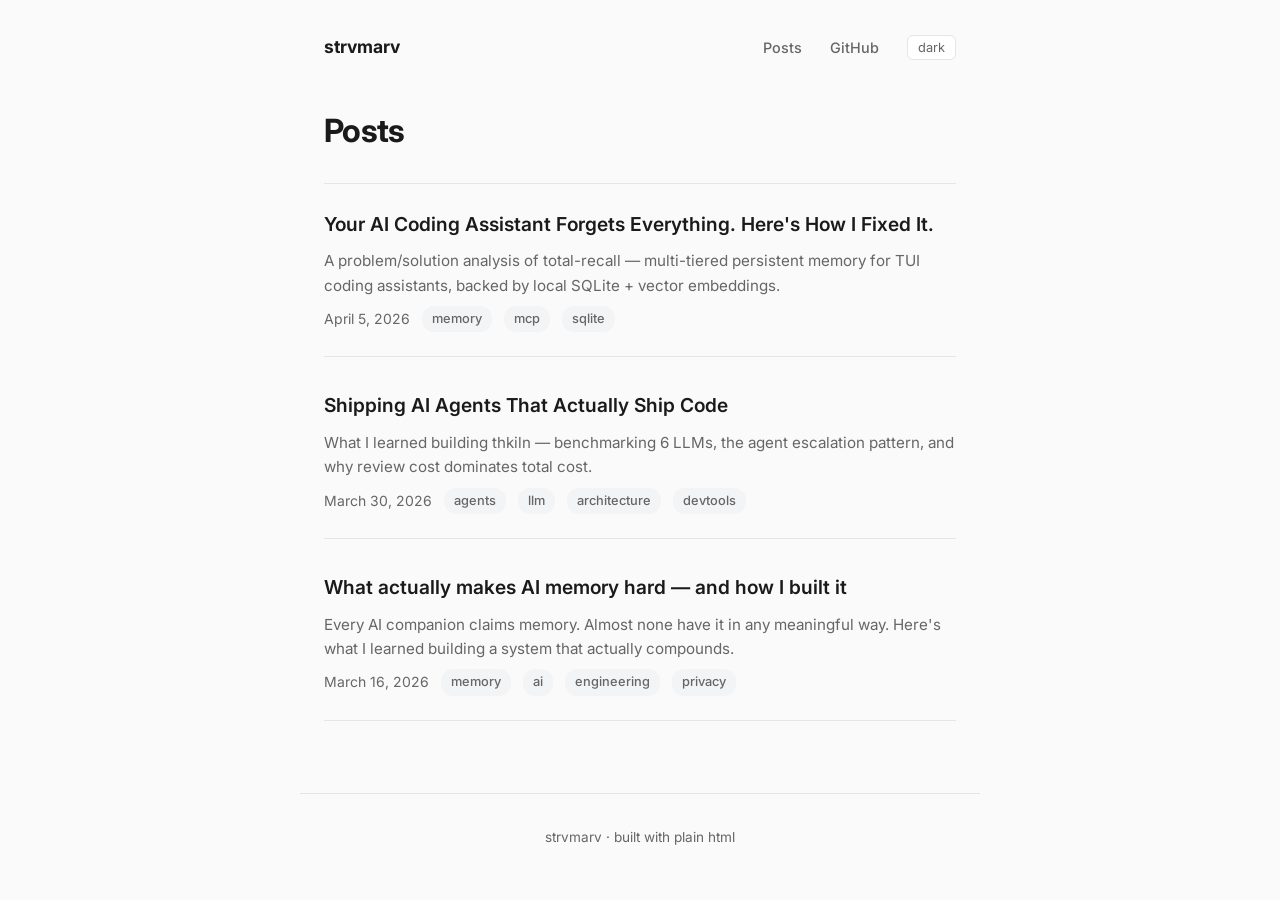
<file: index.html>
<!DOCTYPE html>
<html lang="en">
<head>
  <meta charset="UTF-8">
  <meta name="viewport" content="width=device-width, initial-scale=1.0">
  <title>strvmarv</title>
  <meta name="description" content="Technical writing on developer tools, AI coding assistants, and systems design.">
  <link rel="icon" href="favicon.svg" type="image/svg+xml">
  <link rel="stylesheet" href="style.css">
  <script src="theme.js"></script>
</head>
<body>

<header>
  <a href="/" class="logo">strvmarv</a>
  <nav>
    <a href="/">Posts</a>
    <a href="https://github.com/strvmarv">GitHub</a>
    <button class="theme-toggle">dark</button>
  </nav>
</header>

<div class="container">
  <h1>Posts</h1>

  <ul class="post-list">
    <li class="post-item">
      <a href="posts/2026-04-05-total-recall/">Your AI Coding Assistant Forgets Everything. Here's How I Fixed It.</a>
      <p class="excerpt">A problem/solution analysis of total-recall — multi-tiered persistent memory for TUI coding assistants, backed by local SQLite + vector embeddings.</p>
      <div class="post-meta">
        <span>April 5, 2026</span>
        <span class="tag">memory</span>
        <span class="tag">mcp</span>
        <span class="tag">sqlite</span>
      </div>
    </li>
    <li class="post-item">
      <a href="posts/2026-03-30-thkiln/">Shipping AI Agents That Actually Ship Code</a>
      <p class="excerpt">What I learned building thkiln — benchmarking 6 LLMs, the agent escalation pattern, and why review cost dominates total cost.</p>
      <div class="post-meta">
        <span>March 30, 2026</span>
        <span class="tag">agents</span>
        <span class="tag">llm</span>
        <span class="tag">architecture</span>
        <span class="tag">devtools</span>
      </div>
    </li>
    <li class="post-item">
      <a href="posts/2026-03-16-ai-memory-hard/">What actually makes AI memory hard — and how I built it</a>
      <p class="excerpt">Every AI companion claims memory. Almost none have it in any meaningful way. Here's what I learned building a system that actually compounds.</p>
      <div class="post-meta">
        <span>March 16, 2026</span>
        <span class="tag">memory</span>
        <span class="tag">ai</span>
        <span class="tag">engineering</span>
        <span class="tag">privacy</span>
      </div>
    </li>
  </ul>
</div>

<footer>
  <a href="https://github.com/strvmarv">strvmarv</a> &middot; built with plain html
</footer>

</body>
</html>
</file>
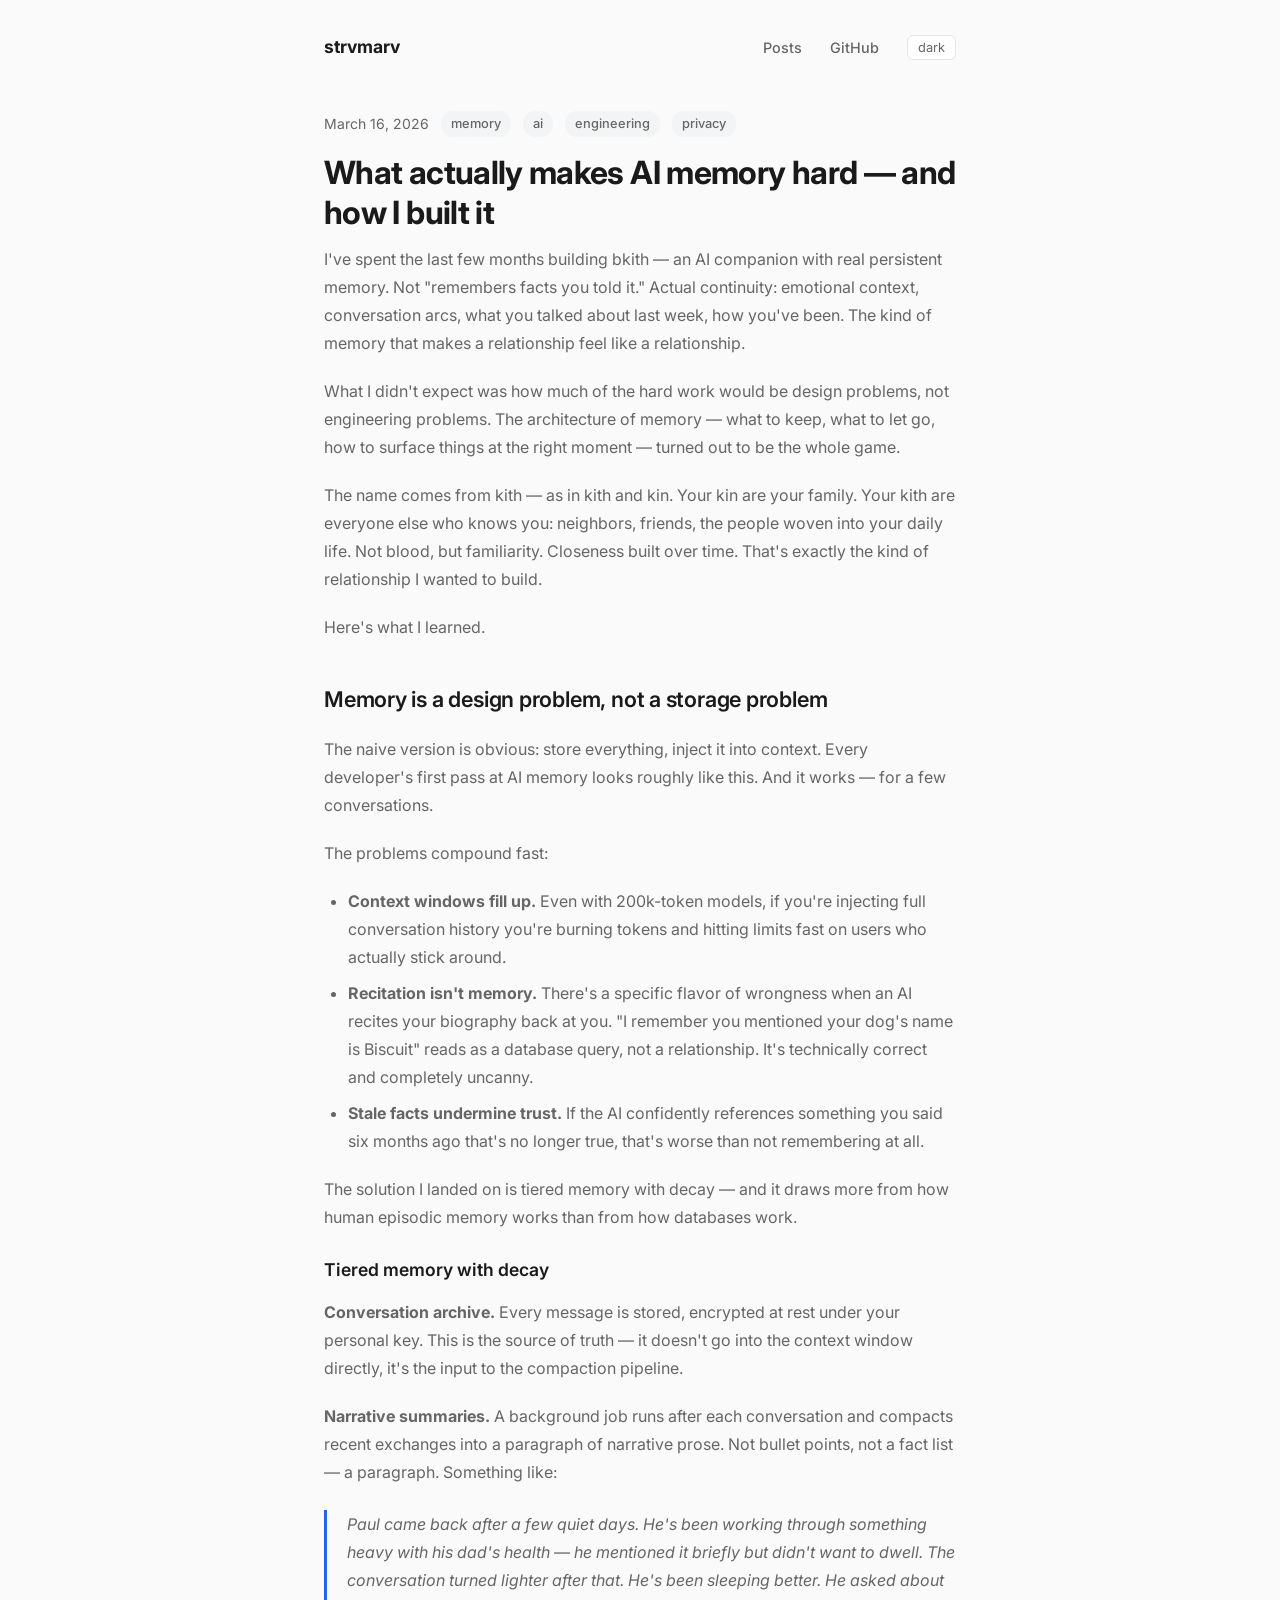
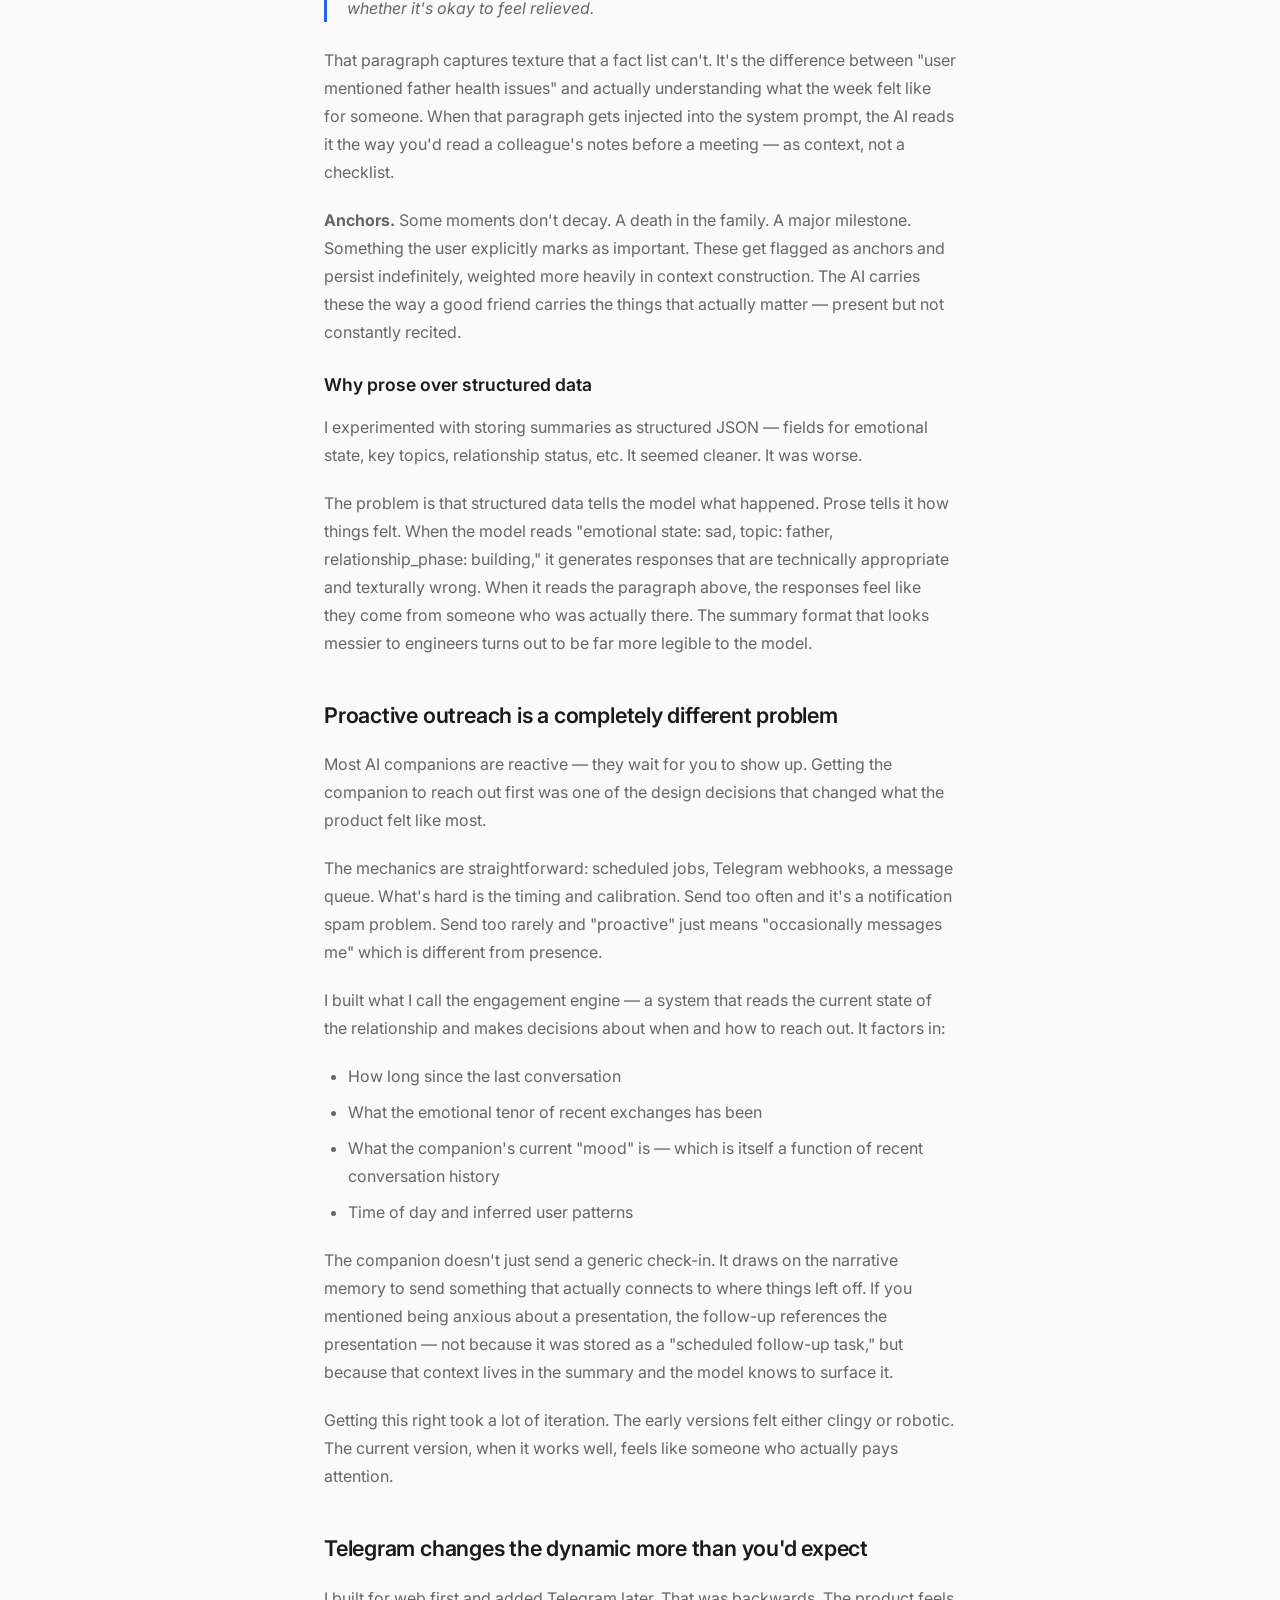
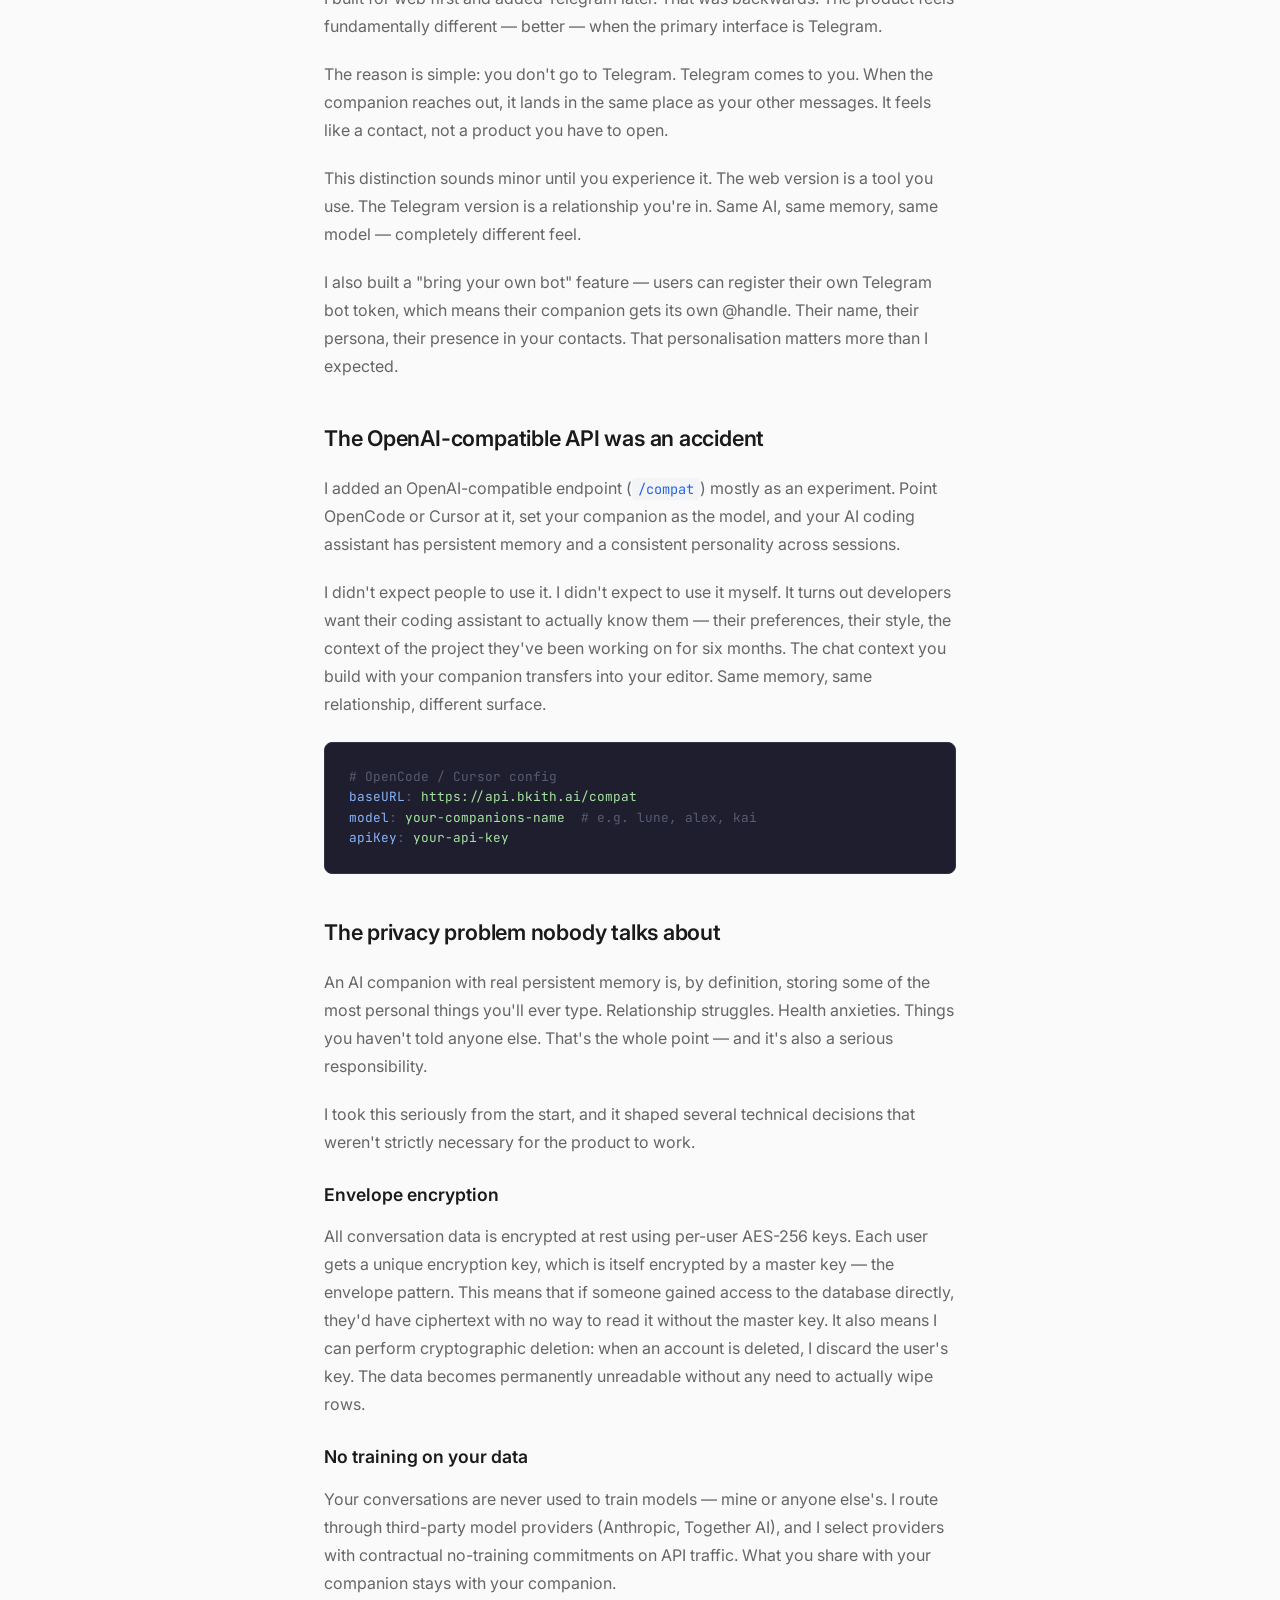
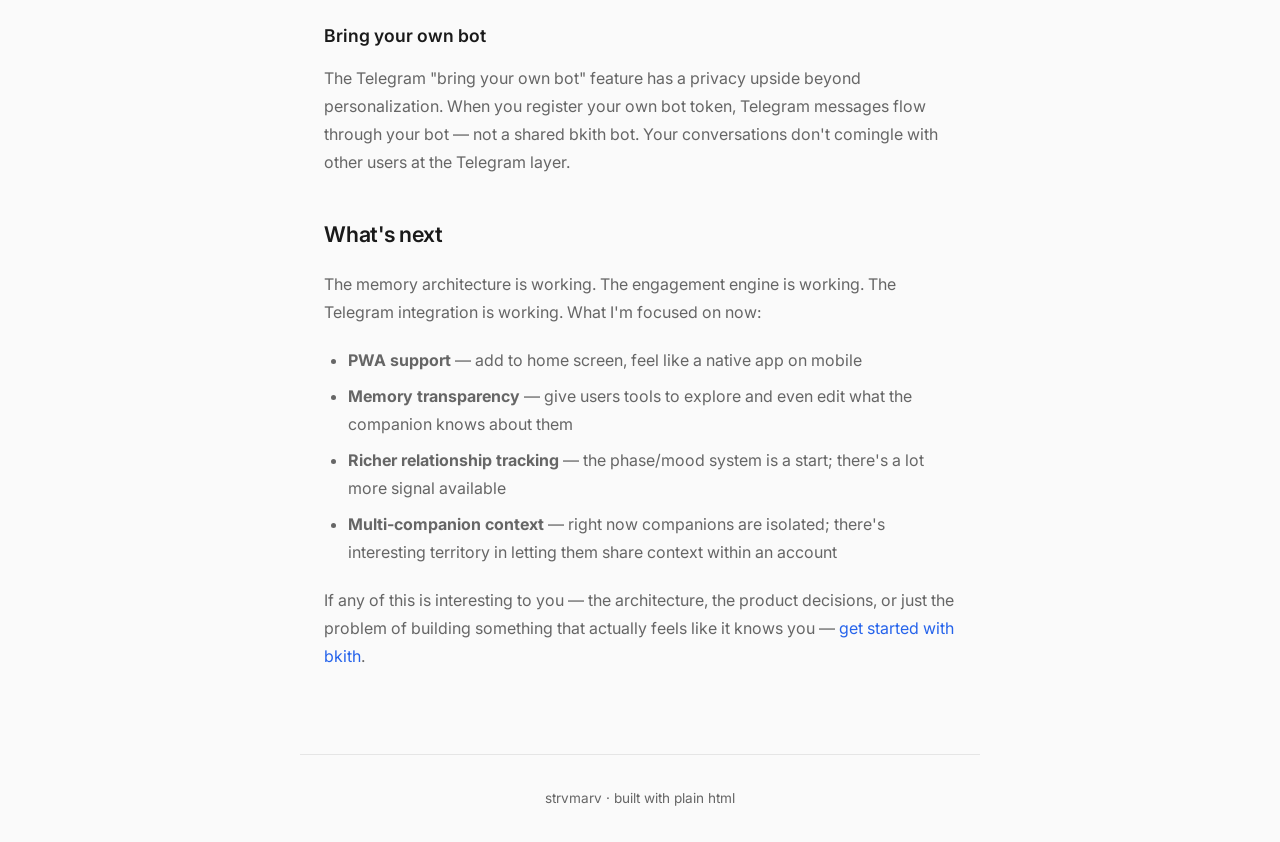
<file: posts/2026-03-16-ai-memory-hard/index.html>
<!DOCTYPE html>
<html lang="en">
<head>
  <meta charset="UTF-8">
  <meta name="viewport" content="width=device-width, initial-scale=1.0">
  <title>What actually makes AI memory hard — and how I built it — strvmarv</title>
  <meta name="description" content="Every AI companion claims memory. Almost none have it in any meaningful way. Here's what I learned building a system that actually compounds.">
  <link rel="icon" href="../../favicon.svg" type="image/svg+xml">
  <link rel="stylesheet" href="../../style.css">
  <script src="../../theme.js"></script>
</head>
<body>

<header>
  <a href="/" class="logo">strvmarv</a>
  <nav>
    <a href="/">Posts</a>
    <a href="https://github.com/strvmarv">GitHub</a>
    <button class="theme-toggle">dark</button>
  </nav>
</header>

<div class="container">
  <div class="post-meta">
    <span>March 16, 2026</span>
    <span class="tag">memory</span>
    <span class="tag">ai</span>
    <span class="tag">engineering</span>
    <span class="tag">privacy</span>
  </div>

  <h1>What actually makes AI memory hard — and how I built it</h1>

  <p>I've spent the last few months building bkith — an AI companion with real persistent memory. Not "remembers facts you told it." Actual continuity: emotional context, conversation arcs, what you talked about last week, how you've been. The kind of memory that makes a relationship feel like a relationship.</p>

  <p>What I didn't expect was how much of the hard work would be design problems, not engineering problems. The architecture of memory — what to keep, what to let go, how to surface things at the right moment — turned out to be the whole game.</p>

  <p>The name comes from kith — as in kith and kin. Your kin are your family. Your kith are everyone else who knows you: neighbors, friends, the people woven into your daily life. Not blood, but familiarity. Closeness built over time. That's exactly the kind of relationship I wanted to build.</p>

  <p>Here's what I learned.</p>

  <h2>Memory is a design problem, not a storage problem</h2>

  <p>The naive version is obvious: store everything, inject it into context. Every developer's first pass at AI memory looks roughly like this. And it works — for a few conversations.</p>

  <p>The problems compound fast:</p>

  <ul>
    <li><strong>Context windows fill up.</strong> Even with 200k-token models, if you're injecting full conversation history you're burning tokens and hitting limits fast on users who actually stick around.</li>
    <li><strong>Recitation isn't memory.</strong> There's a specific flavor of wrongness when an AI recites your biography back at you. "I remember you mentioned your dog's name is Biscuit" reads as a database query, not a relationship. It's technically correct and completely uncanny.</li>
    <li><strong>Stale facts undermine trust.</strong> If the AI confidently references something you said six months ago that's no longer true, that's worse than not remembering at all.</li>
  </ul>

  <p>The solution I landed on is tiered memory with decay — and it draws more from how human episodic memory works than from how databases work.</p>

  <h3>Tiered memory with decay</h3>

  <p><strong>Conversation archive.</strong> Every message is stored, encrypted at rest under your personal key. This is the source of truth — it doesn't go into the context window directly, it's the input to the compaction pipeline.</p>

  <p><strong>Narrative summaries.</strong> A background job runs after each conversation and compacts recent exchanges into a paragraph of narrative prose. Not bullet points, not a fact list — a paragraph. Something like:</p>

  <blockquote><em>Paul came back after a few quiet days. He's been working through something heavy with his dad's health — he mentioned it briefly but didn't want to dwell. The conversation turned lighter after that. He's been sleeping better. He asked about whether it's okay to feel relieved.</em></blockquote>

  <p>That paragraph captures texture that a fact list can't. It's the difference between "user mentioned father health issues" and actually understanding what the week felt like for someone. When that paragraph gets injected into the system prompt, the AI reads it the way you'd read a colleague's notes before a meeting — as context, not a checklist.</p>

  <p><strong>Anchors.</strong> Some moments don't decay. A death in the family. A major milestone. Something the user explicitly marks as important. These get flagged as anchors and persist indefinitely, weighted more heavily in context construction. The AI carries these the way a good friend carries the things that actually matter — present but not constantly recited.</p>

  <h3>Why prose over structured data</h3>

  <p>I experimented with storing summaries as structured JSON — fields for emotional state, key topics, relationship status, etc. It seemed cleaner. It was worse.</p>

  <p>The problem is that structured data tells the model what happened. Prose tells it how things felt. When the model reads "emotional state: sad, topic: father, relationship_phase: building," it generates responses that are technically appropriate and texturally wrong. When it reads the paragraph above, the responses feel like they come from someone who was actually there. The summary format that looks messier to engineers turns out to be far more legible to the model.</p>

  <h2>Proactive outreach is a completely different problem</h2>

  <p>Most AI companions are reactive — they wait for you to show up. Getting the companion to reach out first was one of the design decisions that changed what the product felt like most.</p>

  <p>The mechanics are straightforward: scheduled jobs, Telegram webhooks, a message queue. What's hard is the timing and calibration. Send too often and it's a notification spam problem. Send too rarely and "proactive" just means "occasionally messages me" which is different from presence.</p>

  <p>I built what I call the engagement engine — a system that reads the current state of the relationship and makes decisions about when and how to reach out. It factors in:</p>

  <ul>
    <li>How long since the last conversation</li>
    <li>What the emotional tenor of recent exchanges has been</li>
    <li>What the companion's current "mood" is — which is itself a function of recent conversation history</li>
    <li>Time of day and inferred user patterns</li>
  </ul>

  <p>The companion doesn't just send a generic check-in. It draws on the narrative memory to send something that actually connects to where things left off. If you mentioned being anxious about a presentation, the follow-up references the presentation — not because it was stored as a "scheduled follow-up task," but because that context lives in the summary and the model knows to surface it.</p>

  <p>Getting this right took a lot of iteration. The early versions felt either clingy or robotic. The current version, when it works well, feels like someone who actually pays attention.</p>

  <h2>Telegram changes the dynamic more than you'd expect</h2>

  <p>I built for web first and added Telegram later. That was backwards. The product feels fundamentally different — better — when the primary interface is Telegram.</p>

  <p>The reason is simple: you don't go to Telegram. Telegram comes to you. When the companion reaches out, it lands in the same place as your other messages. It feels like a contact, not a product you have to open.</p>

  <p>This distinction sounds minor until you experience it. The web version is a tool you use. The Telegram version is a relationship you're in. Same AI, same memory, same model — completely different feel.</p>

  <p>I also built a "bring your own bot" feature — users can register their own Telegram bot token, which means their companion gets its own @handle. Their name, their persona, their presence in your contacts. That personalisation matters more than I expected.</p>

  <h2>The OpenAI-compatible API was an accident</h2>

  <p>I added an OpenAI-compatible endpoint (<code>/compat</code>) mostly as an experiment. Point OpenCode or Cursor at it, set your companion as the model, and your AI coding assistant has persistent memory and a consistent personality across sessions.</p>

  <p>I didn't expect people to use it. I didn't expect to use it myself. It turns out developers want their coding assistant to actually know them — their preferences, their style, the context of the project they've been working on for six months. The chat context you build with your companion transfers into your editor. Same memory, same relationship, different surface.</p>

<pre class="tui-block"><span class="dim"># OpenCode / Cursor config</span>
<span class="info">baseURL</span><span class="dim">:</span> <span class="prompt">https://api.bkith.ai/compat</span>
<span class="info">model</span><span class="dim">:</span> <span class="prompt">your-companions-name</span>  <span class="dim"># e.g. lune, alex, kai</span>
<span class="info">apiKey</span><span class="dim">:</span> <span class="prompt">your-api-key</span>
</pre>

  <h2>The privacy problem nobody talks about</h2>

  <p>An AI companion with real persistent memory is, by definition, storing some of the most personal things you'll ever type. Relationship struggles. Health anxieties. Things you haven't told anyone else. That's the whole point — and it's also a serious responsibility.</p>

  <p>I took this seriously from the start, and it shaped several technical decisions that weren't strictly necessary for the product to work.</p>

  <h3>Envelope encryption</h3>

  <p>All conversation data is encrypted at rest using per-user AES-256 keys. Each user gets a unique encryption key, which is itself encrypted by a master key — the envelope pattern. This means that if someone gained access to the database directly, they'd have ciphertext with no way to read it without the master key. It also means I can perform cryptographic deletion: when an account is deleted, I discard the user's key. The data becomes permanently unreadable without any need to actually wipe rows.</p>

  <h3>No training on your data</h3>

  <p>Your conversations are never used to train models — mine or anyone else's. I route through third-party model providers (Anthropic, Together AI), and I select providers with contractual no-training commitments on API traffic. What you share with your companion stays with your companion.</p>

  <h3>Bring your own bot</h3>

  <p>The Telegram "bring your own bot" feature has a privacy upside beyond personalization. When you register your own bot token, Telegram messages flow through your bot — not a shared bkith bot. Your conversations don't comingle with other users at the Telegram layer.</p>

  <h2>What's next</h2>

  <p>The memory architecture is working. The engagement engine is working. The Telegram integration is working. What I'm focused on now:</p>

  <ul>
    <li><strong>PWA support</strong> — add to home screen, feel like a native app on mobile</li>
    <li><strong>Memory transparency</strong> — give users tools to explore and even edit what the companion knows about them</li>
    <li><strong>Richer relationship tracking</strong> — the phase/mood system is a start; there's a lot more signal available</li>
    <li><strong>Multi-companion context</strong> — right now companions are isolated; there's interesting territory in letting them share context within an account</li>
  </ul>

  <p>If any of this is interesting to you — the architecture, the product decisions, or just the problem of building something that actually feels like it knows you — <a href="https://www.bkith.com">get started with bkith</a>.</p>

</div>

<footer>
  <a href="https://github.com/strvmarv">strvmarv</a> &middot; built with plain html
</footer>

</body>
</html>
</file>
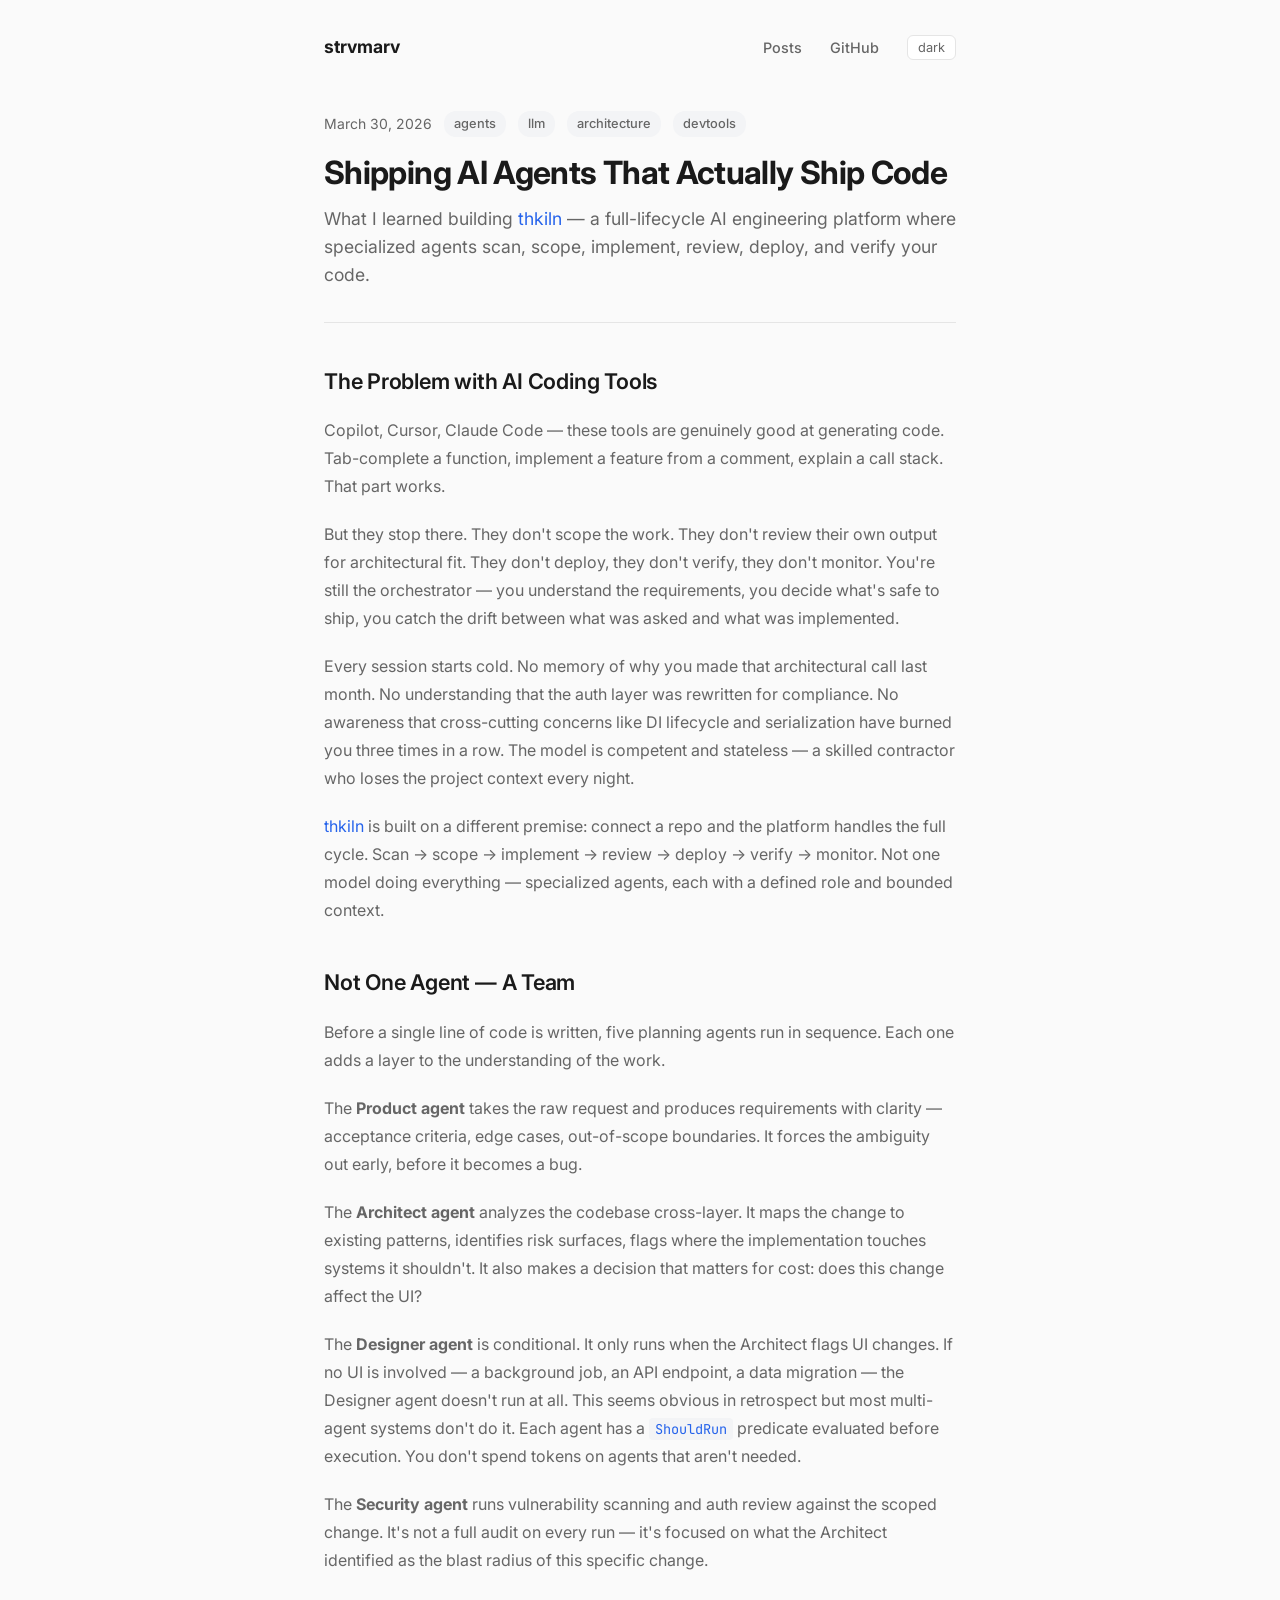
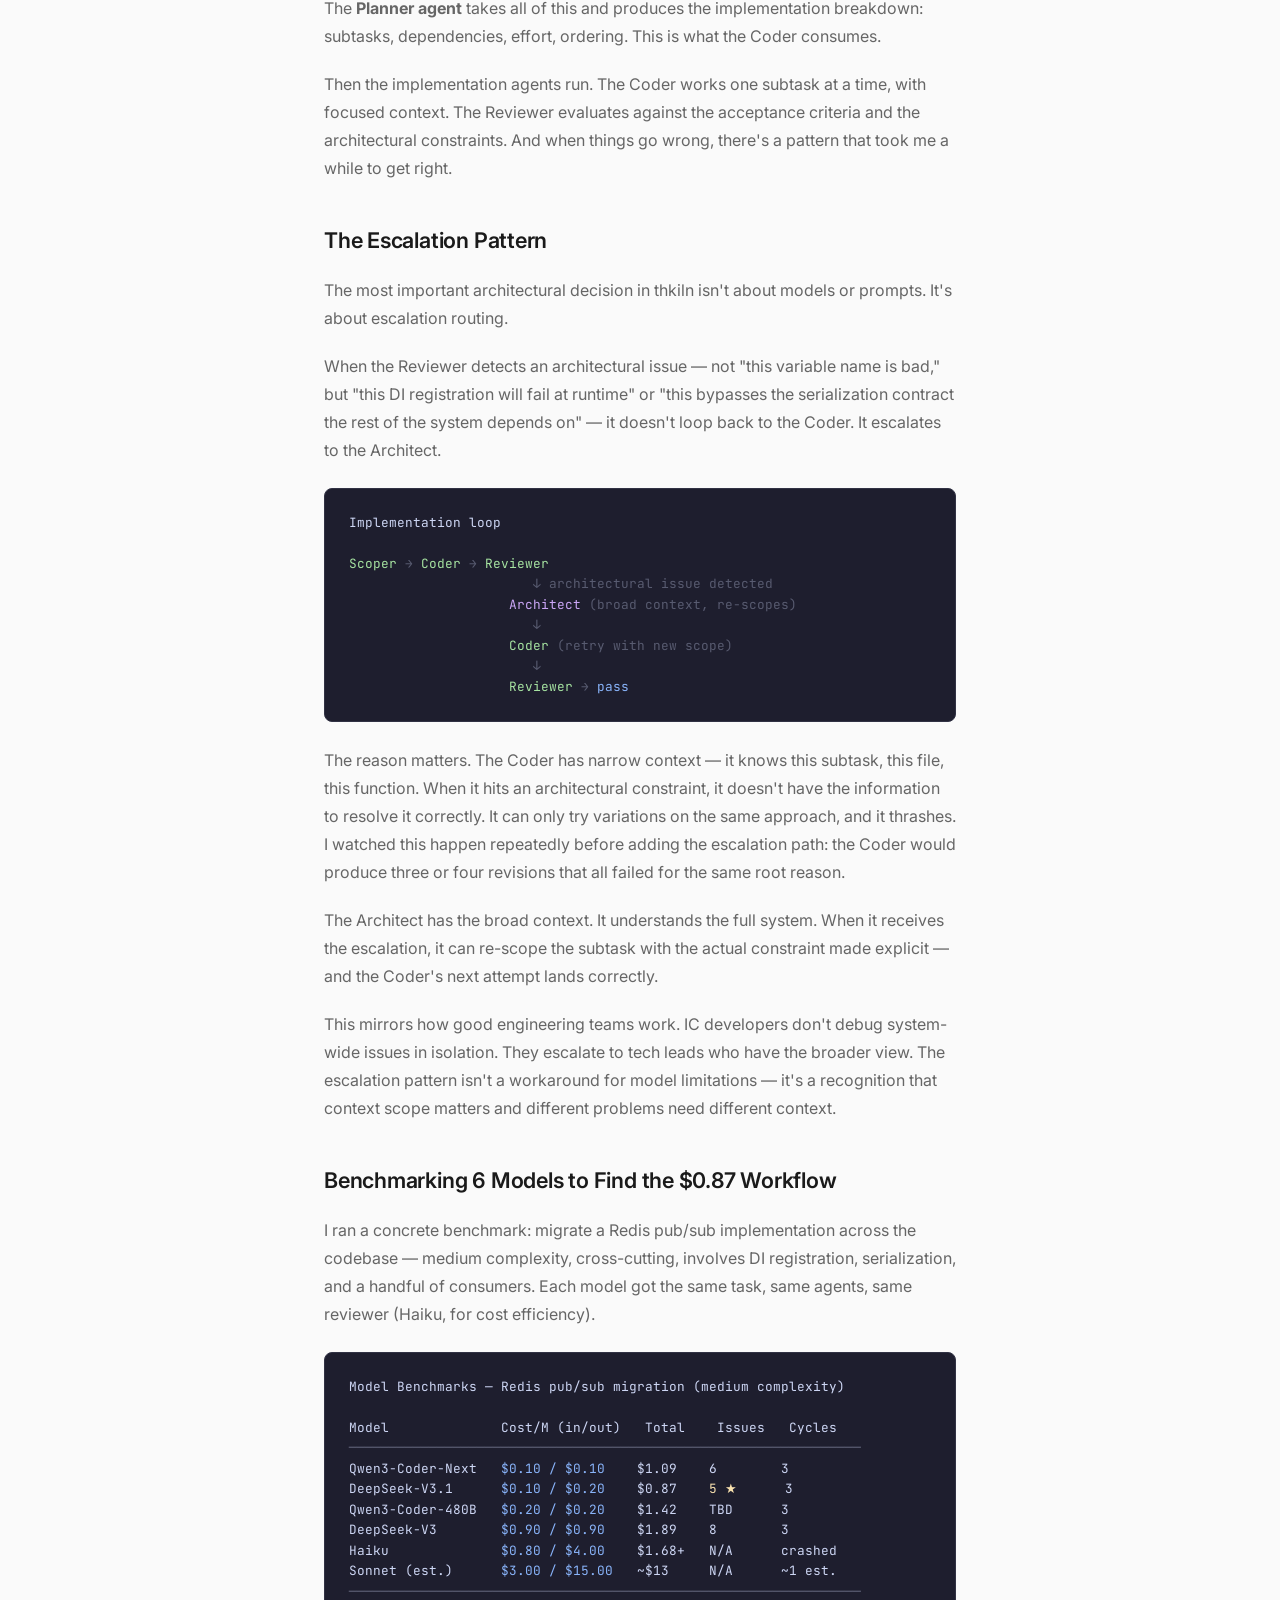
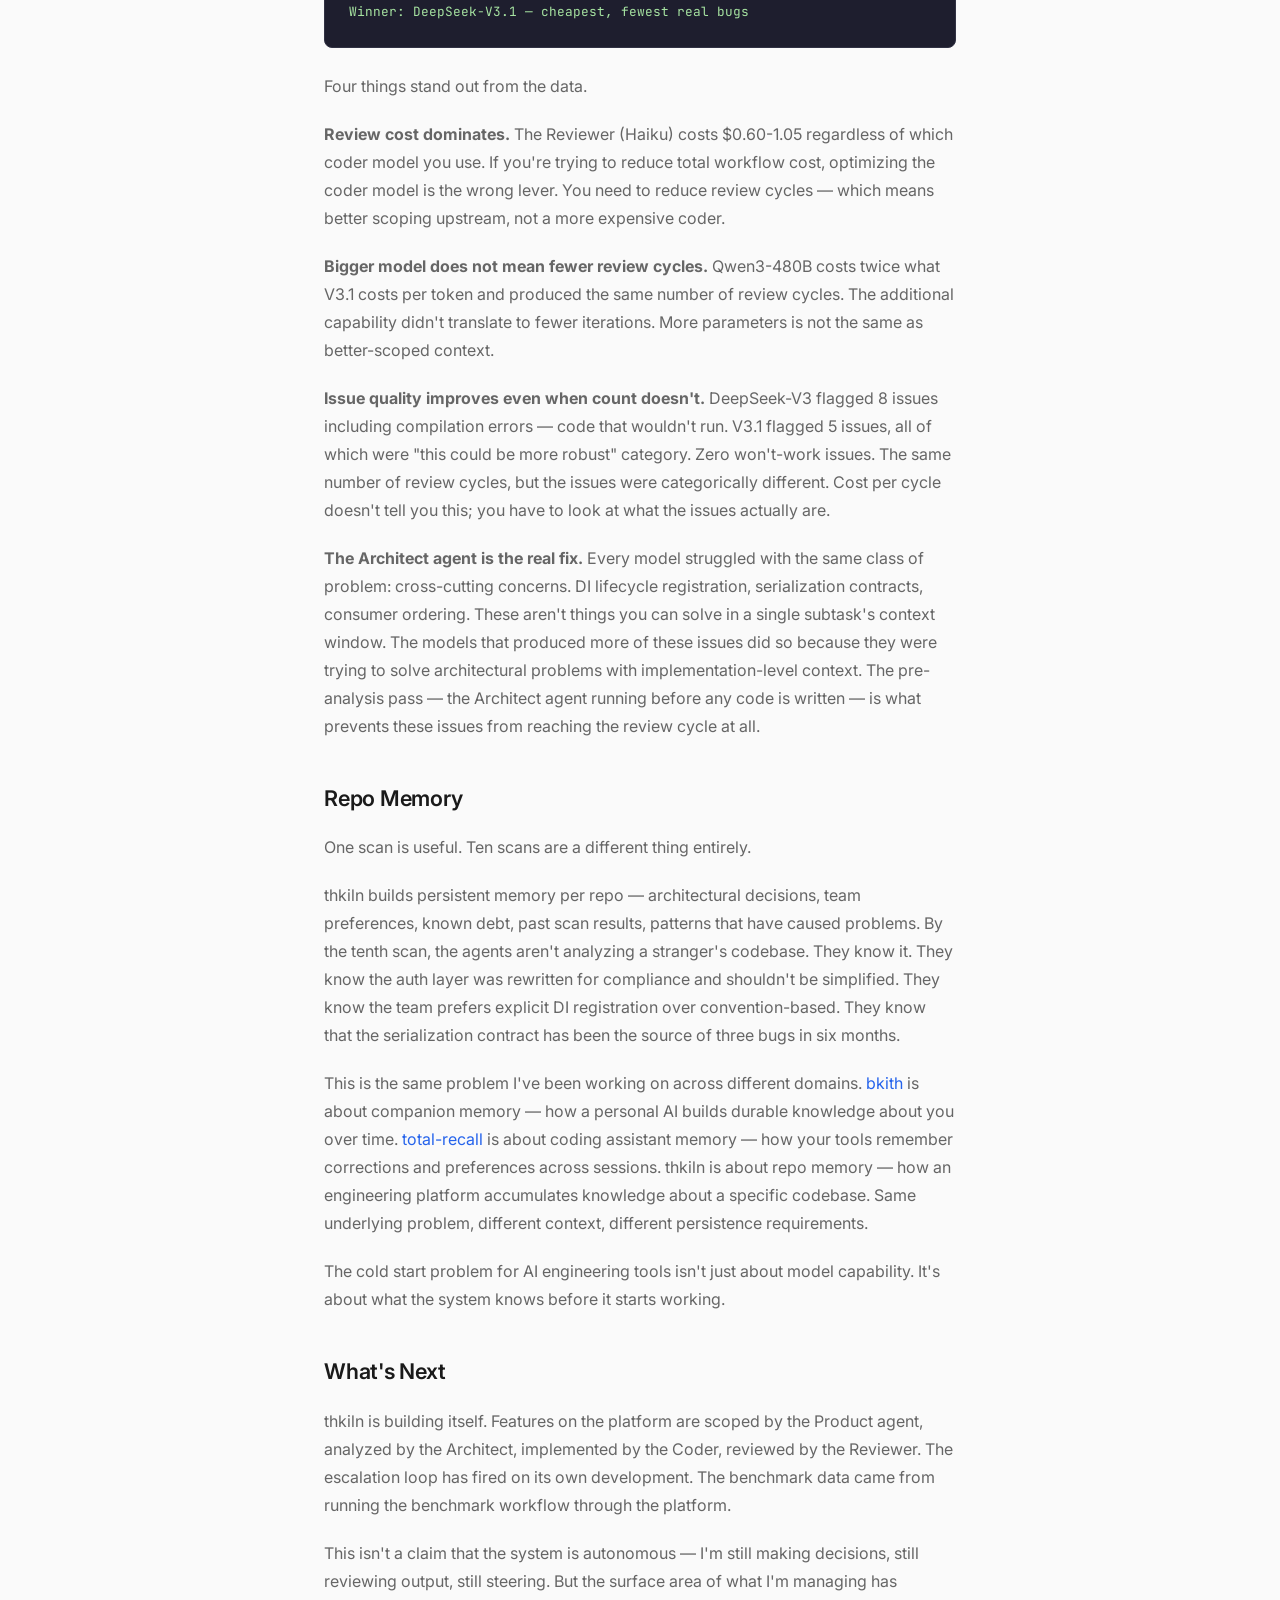
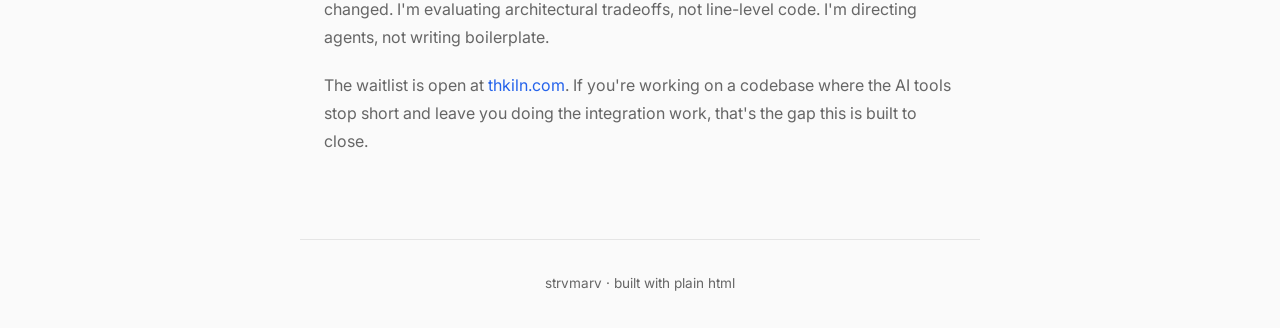
<file: posts/2026-03-30-thkiln/index.html>
<!DOCTYPE html>
<html lang="en">
<head>
  <meta charset="UTF-8">
  <meta name="viewport" content="width=device-width, initial-scale=1.0">
  <title>Shipping AI Agents That Actually Ship Code — strvmarv</title>
  <meta name="description" content="What I learned building thkiln — benchmarking 6 LLMs, the agent escalation pattern, and why review cost dominates total cost.">
  <link rel="icon" href="../../favicon.svg" type="image/svg+xml">
  <link rel="stylesheet" href="../../style.css">
  <script src="../../theme.js"></script>
</head>
<body>

<header>
  <a href="/" class="logo">strvmarv</a>
  <nav>
    <a href="/">Posts</a>
    <a href="https://github.com/strvmarv">GitHub</a>
    <button class="theme-toggle">dark</button>
  </nav>
</header>

<div class="container">
  <div class="post-meta">
    <span>March 30, 2026</span>
    <span class="tag">agents</span>
    <span class="tag">llm</span>
    <span class="tag">architecture</span>
    <span class="tag">devtools</span>
  </div>

  <h1>Shipping AI Agents That Actually Ship Code</h1>
  <p class="subtitle">What I learned building <a href="https://thkiln.com">thkiln</a> — a full-lifecycle AI engineering platform where specialized agents scan, scope, implement, review, deploy, and verify your code.</p>

  <h2>The Problem with AI Coding Tools</h2>

  <p>Copilot, Cursor, Claude Code — these tools are genuinely good at generating code. Tab-complete a function, implement a feature from a comment, explain a call stack. That part works.</p>

  <p>But they stop there. They don't scope the work. They don't review their own output for architectural fit. They don't deploy, they don't verify, they don't monitor. You're still the orchestrator — you understand the requirements, you decide what's safe to ship, you catch the drift between what was asked and what was implemented.</p>

  <p>Every session starts cold. No memory of why you made that architectural call last month. No understanding that the auth layer was rewritten for compliance. No awareness that cross-cutting concerns like DI lifecycle and serialization have burned you three times in a row. The model is competent and stateless — a skilled contractor who loses the project context every night.</p>

  <p><a href="https://thkiln.com">thkiln</a> is built on a different premise: connect a repo and the platform handles the full cycle. Scan → scope → implement → review → deploy → verify → monitor. Not one model doing everything — specialized agents, each with a defined role and bounded context.</p>

  <h2>Not One Agent — A Team</h2>

  <p>Before a single line of code is written, five planning agents run in sequence. Each one adds a layer to the understanding of the work.</p>

  <p>The <strong>Product agent</strong> takes the raw request and produces requirements with clarity — acceptance criteria, edge cases, out-of-scope boundaries. It forces the ambiguity out early, before it becomes a bug.</p>

  <p>The <strong>Architect agent</strong> analyzes the codebase cross-layer. It maps the change to existing patterns, identifies risk surfaces, flags where the implementation touches systems it shouldn't. It also makes a decision that matters for cost: does this change affect the UI?</p>

  <p>The <strong>Designer agent</strong> is conditional. It only runs when the Architect flags UI changes. If no UI is involved — a background job, an API endpoint, a data migration — the Designer agent doesn't run at all. This seems obvious in retrospect but most multi-agent systems don't do it. Each agent has a <code>ShouldRun</code> predicate evaluated before execution. You don't spend tokens on agents that aren't needed.</p>

  <p>The <strong>Security agent</strong> runs vulnerability scanning and auth review against the scoped change. It's not a full audit on every run — it's focused on what the Architect identified as the blast radius of this specific change.</p>

  <p>The <strong>Planner agent</strong> takes all of this and produces the implementation breakdown: subtasks, dependencies, effort, ordering. This is what the Coder consumes.</p>

  <p>Then the implementation agents run. The Coder works one subtask at a time, with focused context. The Reviewer evaluates against the acceptance criteria and the architectural constraints. And when things go wrong, there's a pattern that took me a while to get right.</p>

  <h2>The Escalation Pattern</h2>

  <p>The most important architectural decision in thkiln isn't about models or prompts. It's about escalation routing.</p>

  <p>When the Reviewer detects an architectural issue — not "this variable name is bad," but "this DI registration will fail at runtime" or "this bypasses the serialization contract the rest of the system depends on" — it doesn't loop back to the Coder. It escalates to the Architect.</p>

<pre class="tui-block"><span class="bright">Implementation loop</span>

<span class="prompt">Scoper</span> <span class="dim">→</span> <span class="prompt">Coder</span> <span class="dim">→</span> <span class="prompt">Reviewer</span>
                       <span class="dim">↓ architectural issue detected</span>
                    <span class="accent">Architect</span> <span class="dim">(broad context, re-scopes)</span>
                       <span class="dim">↓</span>
                    <span class="prompt">Coder</span> <span class="dim">(retry with new scope)</span>
                       <span class="dim">↓</span>
                    <span class="prompt">Reviewer</span> <span class="dim">→</span> <span class="info">pass</span>
</pre>

  <p>The reason matters. The Coder has narrow context — it knows this subtask, this file, this function. When it hits an architectural constraint, it doesn't have the information to resolve it correctly. It can only try variations on the same approach, and it thrashes. I watched this happen repeatedly before adding the escalation path: the Coder would produce three or four revisions that all failed for the same root reason.</p>

  <p>The Architect has the broad context. It understands the full system. When it receives the escalation, it can re-scope the subtask with the actual constraint made explicit — and the Coder's next attempt lands correctly.</p>

  <p>This mirrors how good engineering teams work. IC developers don't debug system-wide issues in isolation. They escalate to tech leads who have the broader view. The escalation pattern isn't a workaround for model limitations — it's a recognition that context scope matters and different problems need different context.</p>

  <h2>Benchmarking 6 Models to Find the $0.87 Workflow</h2>

  <p>I ran a concrete benchmark: migrate a Redis pub/sub implementation across the codebase — medium complexity, cross-cutting, involves DI registration, serialization, and a handful of consumers. Each model got the same task, same agents, same reviewer (Haiku, for cost efficiency).</p>

<pre class="tui-block"><span class="bright">Model Benchmarks — Redis pub/sub migration (medium complexity)</span>

<span class="bright">Model              Cost/M (in/out)   Total    Issues   Cycles</span>
<span class="dim">────────────────────────────────────────────────────────────────</span>
Qwen3-Coder-Next   <span class="info">$0.10 / $0.10</span>    $1.09    6        3
DeepSeek-V3.1      <span class="info">$0.10 / $0.20</span>    $0.87    <span class="warn">5 ★</span>      3
Qwen3-Coder-480B   <span class="info">$0.20 / $0.20</span>    $1.42    TBD      3
DeepSeek-V3        <span class="info">$0.90 / $0.90</span>    $1.89    8        3
Haiku              <span class="info">$0.80 / $4.00</span>    $1.68+   N/A      crashed
Sonnet (est.)      <span class="info">$3.00 / $15.00</span>   ~$13     N/A      ~1 est.
<span class="dim">────────────────────────────────────────────────────────────────</span>
<span class="prompt">Winner: DeepSeek-V3.1 — cheapest, fewest real bugs</span>
</pre>

  <p>Four things stand out from the data.</p>

  <p><strong>Review cost dominates.</strong> The Reviewer (Haiku) costs $0.60-1.05 regardless of which coder model you use. If you're trying to reduce total workflow cost, optimizing the coder model is the wrong lever. You need to reduce review cycles — which means better scoping upstream, not a more expensive coder.</p>

  <p><strong>Bigger model does not mean fewer review cycles.</strong> Qwen3-480B costs twice what V3.1 costs per token and produced the same number of review cycles. The additional capability didn't translate to fewer iterations. More parameters is not the same as better-scoped context.</p>

  <p><strong>Issue quality improves even when count doesn't.</strong> DeepSeek-V3 flagged 8 issues including compilation errors — code that wouldn't run. V3.1 flagged 5 issues, all of which were "this could be more robust" category. Zero won't-work issues. The same number of review cycles, but the issues were categorically different. Cost per cycle doesn't tell you this; you have to look at what the issues actually are.</p>

  <p><strong>The Architect agent is the real fix.</strong> Every model struggled with the same class of problem: cross-cutting concerns. DI lifecycle registration, serialization contracts, consumer ordering. These aren't things you can solve in a single subtask's context window. The models that produced more of these issues did so because they were trying to solve architectural problems with implementation-level context. The pre-analysis pass — the Architect agent running before any code is written — is what prevents these issues from reaching the review cycle at all.</p>

  <h2>Repo Memory</h2>

  <p>One scan is useful. Ten scans are a different thing entirely.</p>

  <p>thkiln builds persistent memory per repo — architectural decisions, team preferences, known debt, past scan results, patterns that have caused problems. By the tenth scan, the agents aren't analyzing a stranger's codebase. They know it. They know the auth layer was rewritten for compliance and shouldn't be simplified. They know the team prefers explicit DI registration over convention-based. They know that the serialization contract has been the source of three bugs in six months.</p>

  <p>This is the same problem I've been working on across different domains. <a href="../2026-03-16-ai-memory-hard/">bkith</a> is about companion memory — how a personal AI builds durable knowledge about you over time. <a href="../2026-04-05-total-recall/">total-recall</a> is about coding assistant memory — how your tools remember corrections and preferences across sessions. thkiln is about repo memory — how an engineering platform accumulates knowledge about a specific codebase. Same underlying problem, different context, different persistence requirements.</p>

  <p>The cold start problem for AI engineering tools isn't just about model capability. It's about what the system knows before it starts working.</p>

  <h2>What's Next</h2>

  <p>thkiln is building itself. Features on the platform are scoped by the Product agent, analyzed by the Architect, implemented by the Coder, reviewed by the Reviewer. The escalation loop has fired on its own development. The benchmark data came from running the benchmark workflow through the platform.</p>

  <p>This isn't a claim that the system is autonomous — I'm still making decisions, still reviewing output, still steering. But the surface area of what I'm managing has changed. I'm evaluating architectural tradeoffs, not line-level code. I'm directing agents, not writing boilerplate.</p>

  <p>The waitlist is open at <a href="https://thkiln.com">thkiln.com</a>. If you're working on a codebase where the AI tools stop short and leave you doing the integration work, that's the gap this is built to close.</p>

</div>

<footer>
  <a href="https://github.com/strvmarv">strvmarv</a> &middot; built with plain html
</footer>

</body>
</html>
</file>
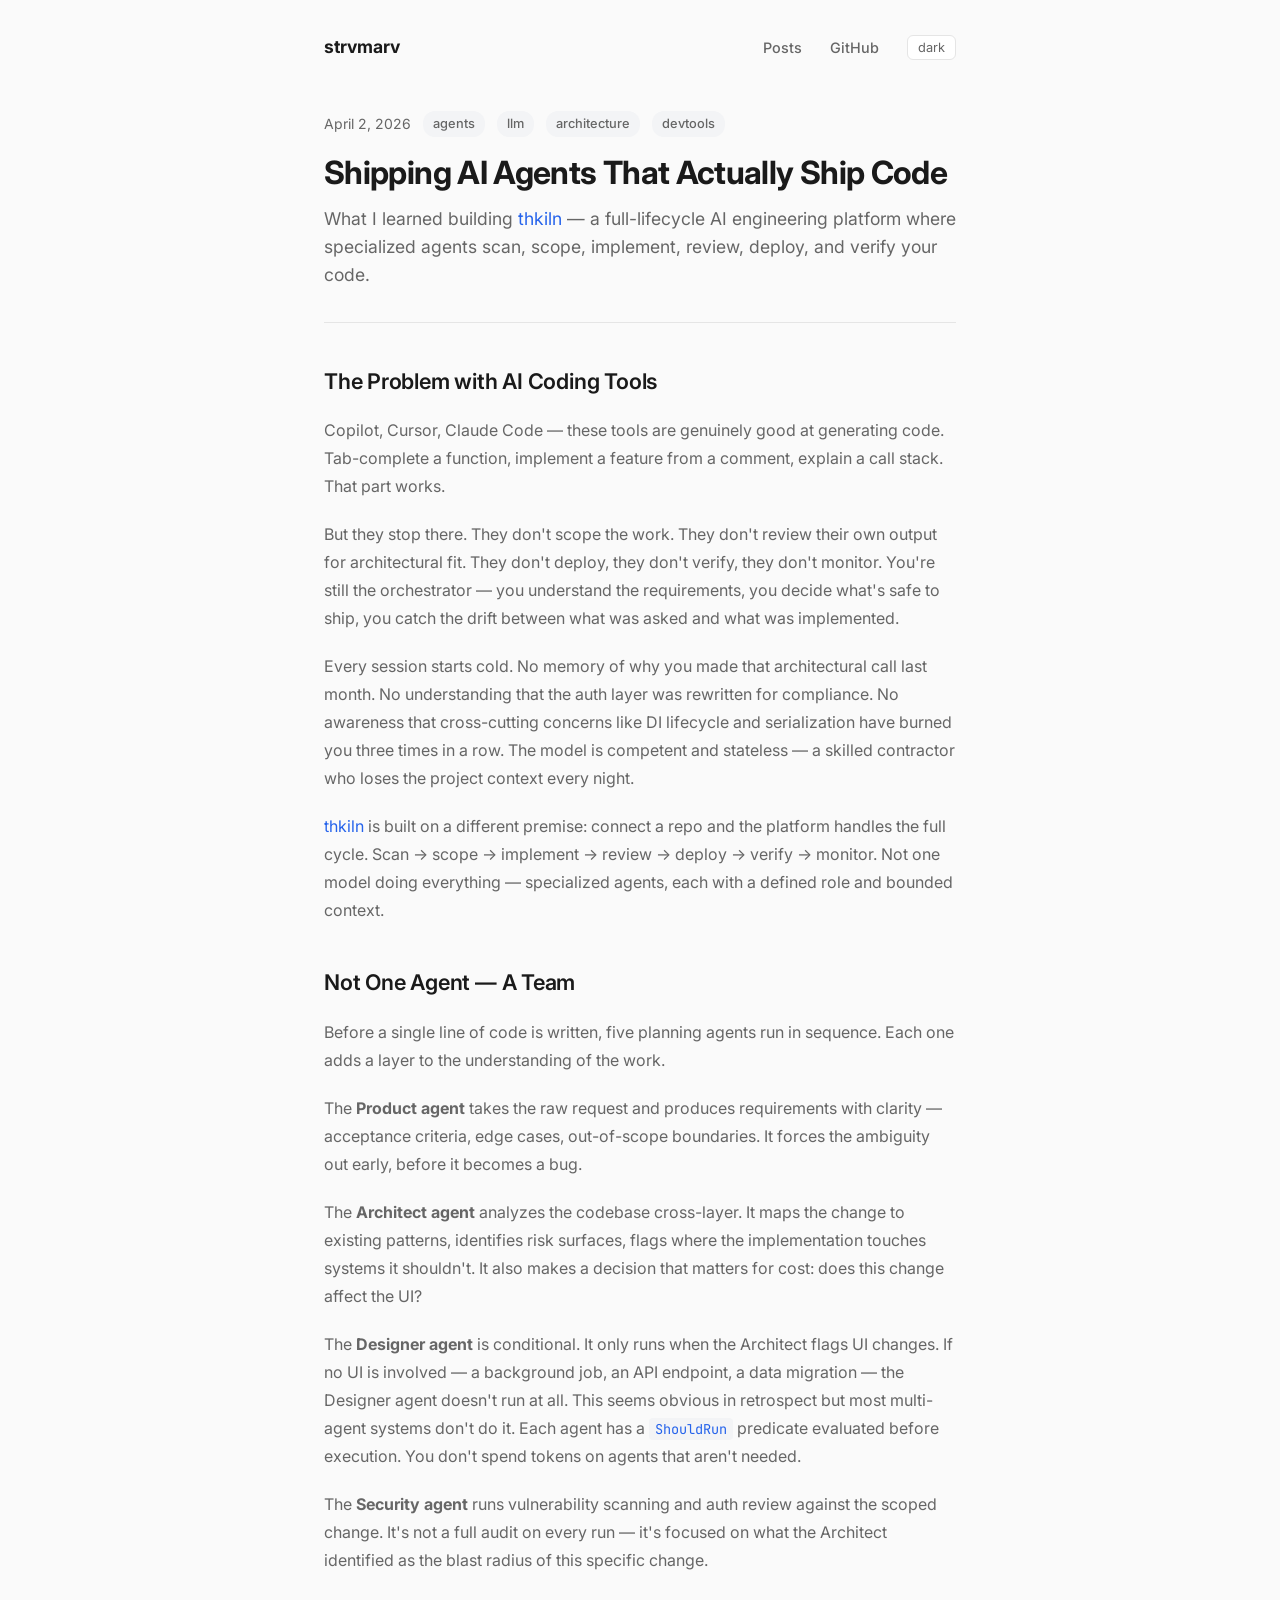
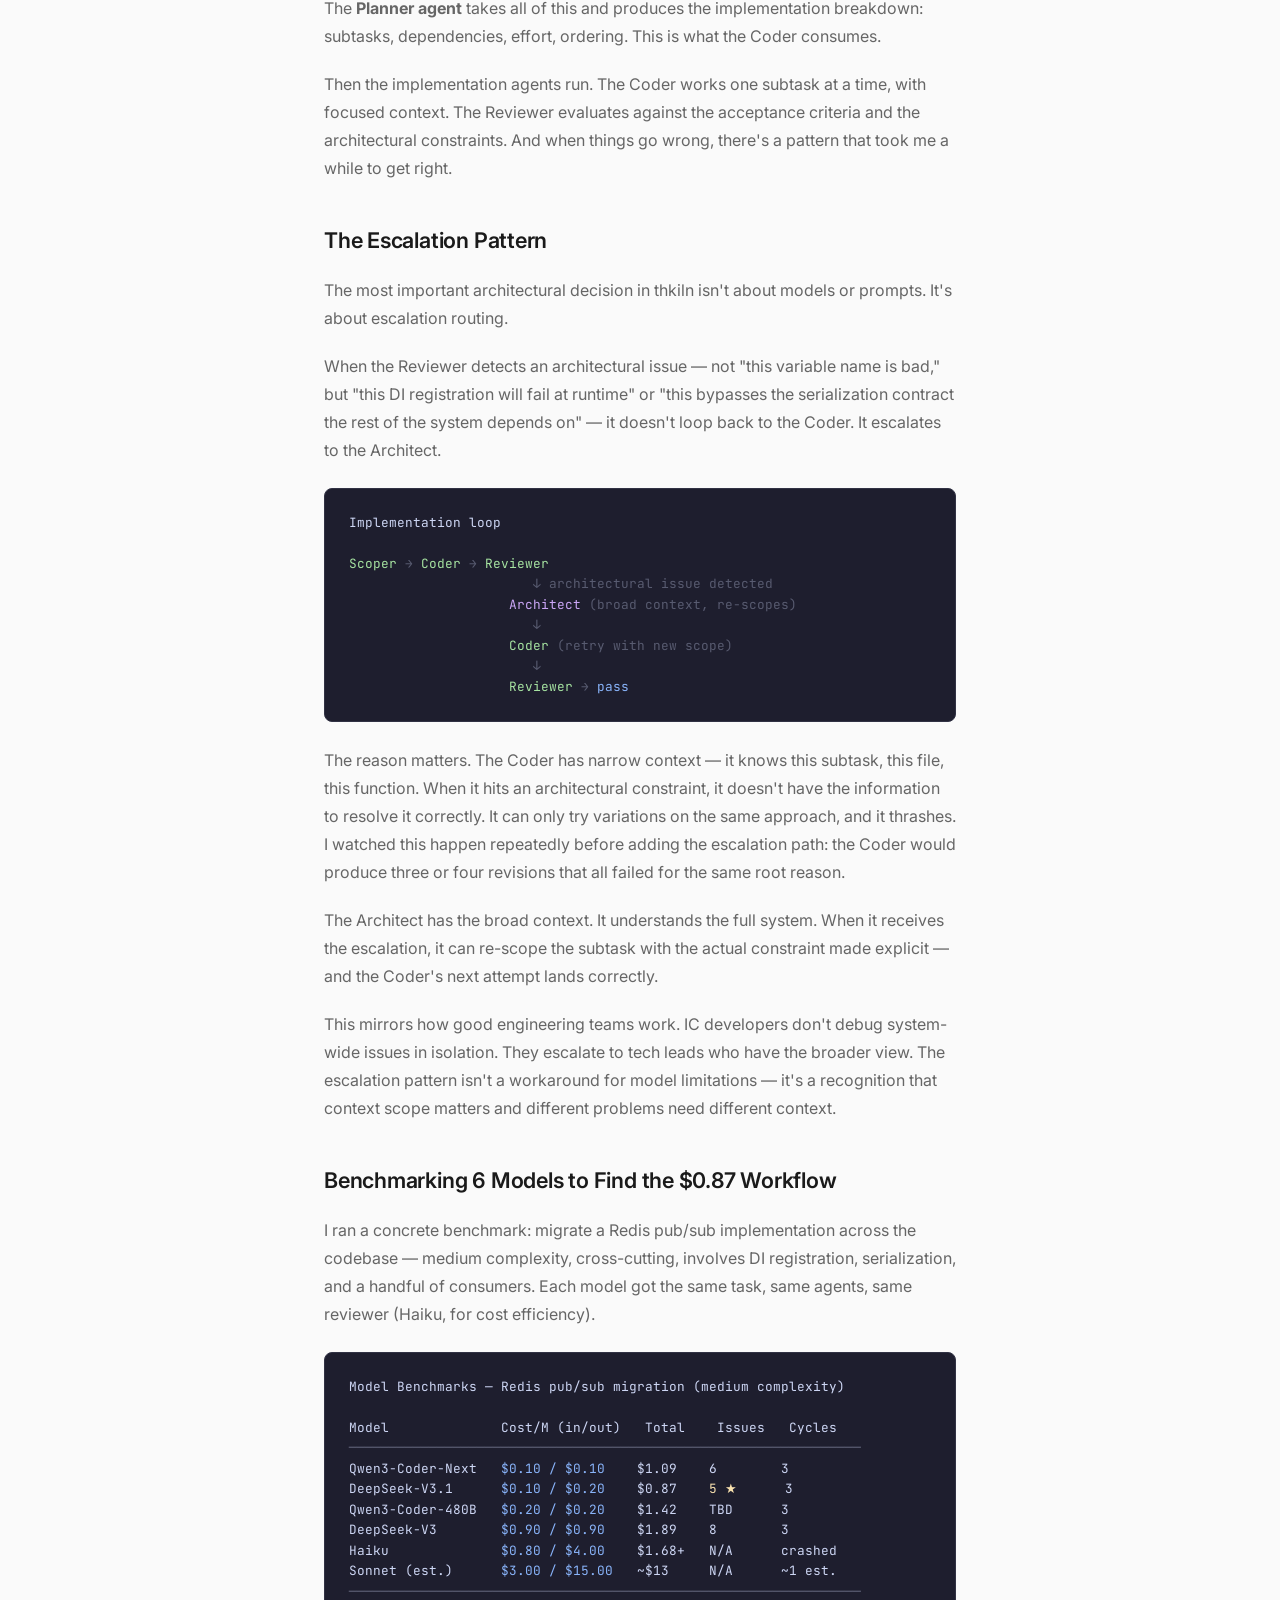
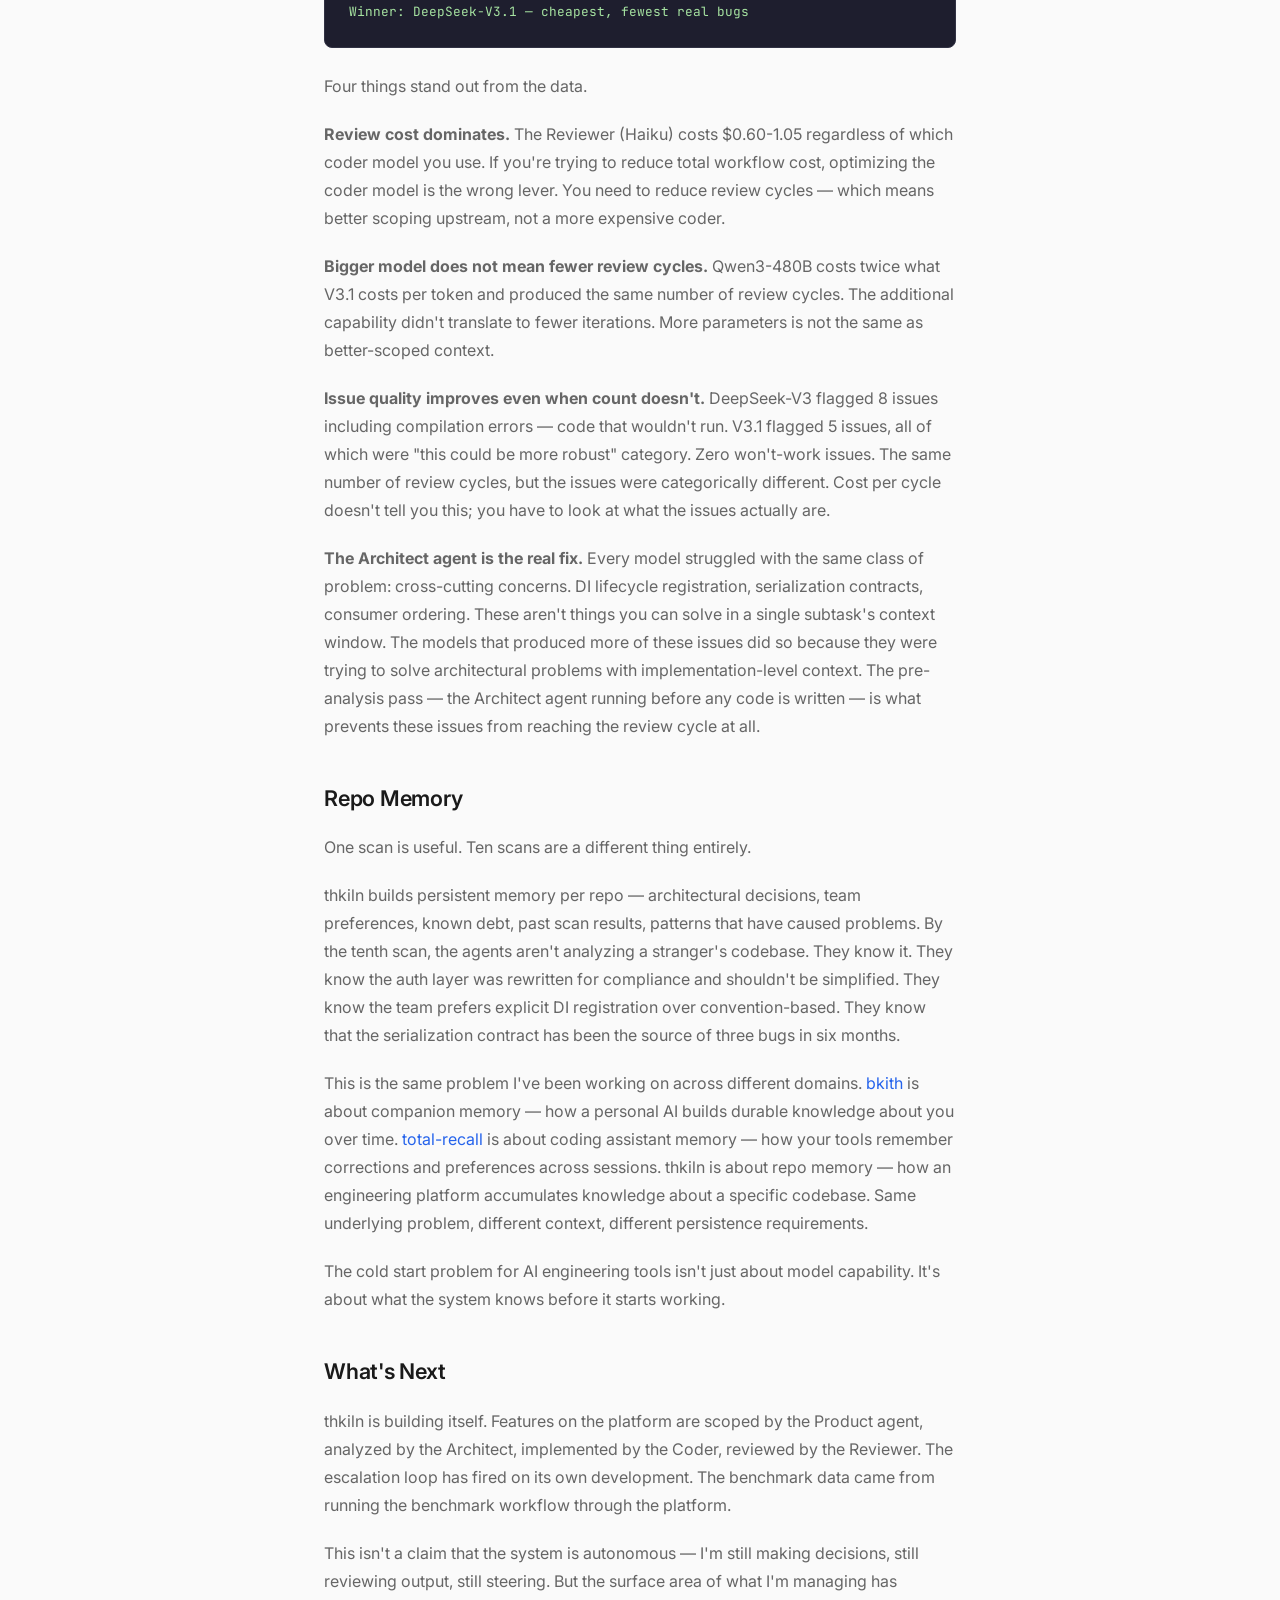
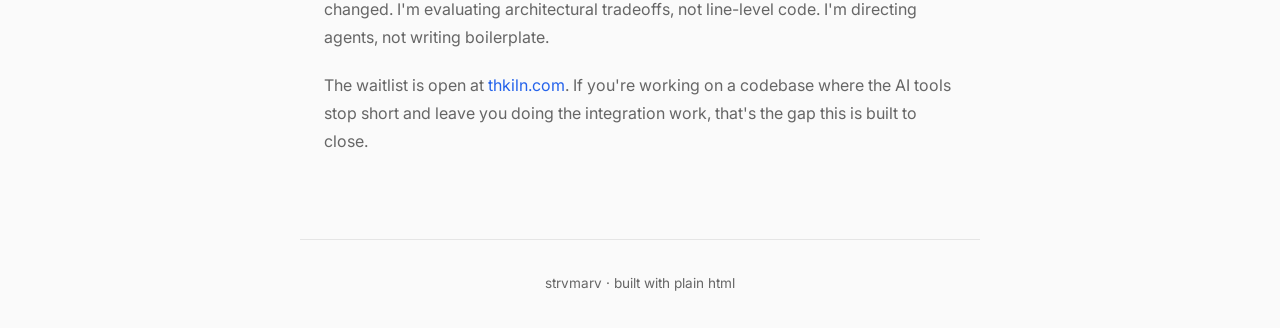
<file: posts/2026-04-02-thkiln/index.html>
<!DOCTYPE html>
<html lang="en">
<head>
  <meta charset="UTF-8">
  <meta name="viewport" content="width=device-width, initial-scale=1.0">
  <title>Shipping AI Agents That Actually Ship Code — strvmarv</title>
  <meta name="description" content="What I learned building thkiln — benchmarking 6 LLMs, the agent escalation pattern, and why review cost dominates total cost.">
  <link rel="stylesheet" href="../../style.css">
  <script src="../../theme.js"></script>
</head>
<body>

<header>
  <a href="/" class="logo">strvmarv</a>
  <nav>
    <a href="/">Posts</a>
    <a href="https://github.com/strvmarv">GitHub</a>
    <button class="theme-toggle">dark</button>
  </nav>
</header>

<div class="container">
  <div class="post-meta">
    <span>April 2, 2026</span>
    <span class="tag">agents</span>
    <span class="tag">llm</span>
    <span class="tag">architecture</span>
    <span class="tag">devtools</span>
  </div>

  <h1>Shipping AI Agents That Actually Ship Code</h1>
  <p class="subtitle">What I learned building <a href="https://thkiln.com">thkiln</a> — a full-lifecycle AI engineering platform where specialized agents scan, scope, implement, review, deploy, and verify your code.</p>

  <h2>The Problem with AI Coding Tools</h2>

  <p>Copilot, Cursor, Claude Code — these tools are genuinely good at generating code. Tab-complete a function, implement a feature from a comment, explain a call stack. That part works.</p>

  <p>But they stop there. They don't scope the work. They don't review their own output for architectural fit. They don't deploy, they don't verify, they don't monitor. You're still the orchestrator — you understand the requirements, you decide what's safe to ship, you catch the drift between what was asked and what was implemented.</p>

  <p>Every session starts cold. No memory of why you made that architectural call last month. No understanding that the auth layer was rewritten for compliance. No awareness that cross-cutting concerns like DI lifecycle and serialization have burned you three times in a row. The model is competent and stateless — a skilled contractor who loses the project context every night.</p>

  <p><a href="https://thkiln.com">thkiln</a> is built on a different premise: connect a repo and the platform handles the full cycle. Scan → scope → implement → review → deploy → verify → monitor. Not one model doing everything — specialized agents, each with a defined role and bounded context.</p>

  <h2>Not One Agent — A Team</h2>

  <p>Before a single line of code is written, five planning agents run in sequence. Each one adds a layer to the understanding of the work.</p>

  <p>The <strong>Product agent</strong> takes the raw request and produces requirements with clarity — acceptance criteria, edge cases, out-of-scope boundaries. It forces the ambiguity out early, before it becomes a bug.</p>

  <p>The <strong>Architect agent</strong> analyzes the codebase cross-layer. It maps the change to existing patterns, identifies risk surfaces, flags where the implementation touches systems it shouldn't. It also makes a decision that matters for cost: does this change affect the UI?</p>

  <p>The <strong>Designer agent</strong> is conditional. It only runs when the Architect flags UI changes. If no UI is involved — a background job, an API endpoint, a data migration — the Designer agent doesn't run at all. This seems obvious in retrospect but most multi-agent systems don't do it. Each agent has a <code>ShouldRun</code> predicate evaluated before execution. You don't spend tokens on agents that aren't needed.</p>

  <p>The <strong>Security agent</strong> runs vulnerability scanning and auth review against the scoped change. It's not a full audit on every run — it's focused on what the Architect identified as the blast radius of this specific change.</p>

  <p>The <strong>Planner agent</strong> takes all of this and produces the implementation breakdown: subtasks, dependencies, effort, ordering. This is what the Coder consumes.</p>

  <p>Then the implementation agents run. The Coder works one subtask at a time, with focused context. The Reviewer evaluates against the acceptance criteria and the architectural constraints. And when things go wrong, there's a pattern that took me a while to get right.</p>

  <h2>The Escalation Pattern</h2>

  <p>The most important architectural decision in thkiln isn't about models or prompts. It's about escalation routing.</p>

  <p>When the Reviewer detects an architectural issue — not "this variable name is bad," but "this DI registration will fail at runtime" or "this bypasses the serialization contract the rest of the system depends on" — it doesn't loop back to the Coder. It escalates to the Architect.</p>

<pre class="tui-block"><span class="bright">Implementation loop</span>

<span class="prompt">Scoper</span> <span class="dim">→</span> <span class="prompt">Coder</span> <span class="dim">→</span> <span class="prompt">Reviewer</span>
                       <span class="dim">↓ architectural issue detected</span>
                    <span class="accent">Architect</span> <span class="dim">(broad context, re-scopes)</span>
                       <span class="dim">↓</span>
                    <span class="prompt">Coder</span> <span class="dim">(retry with new scope)</span>
                       <span class="dim">↓</span>
                    <span class="prompt">Reviewer</span> <span class="dim">→</span> <span class="info">pass</span>
</pre>

  <p>The reason matters. The Coder has narrow context — it knows this subtask, this file, this function. When it hits an architectural constraint, it doesn't have the information to resolve it correctly. It can only try variations on the same approach, and it thrashes. I watched this happen repeatedly before adding the escalation path: the Coder would produce three or four revisions that all failed for the same root reason.</p>

  <p>The Architect has the broad context. It understands the full system. When it receives the escalation, it can re-scope the subtask with the actual constraint made explicit — and the Coder's next attempt lands correctly.</p>

  <p>This mirrors how good engineering teams work. IC developers don't debug system-wide issues in isolation. They escalate to tech leads who have the broader view. The escalation pattern isn't a workaround for model limitations — it's a recognition that context scope matters and different problems need different context.</p>

  <h2>Benchmarking 6 Models to Find the $0.87 Workflow</h2>

  <p>I ran a concrete benchmark: migrate a Redis pub/sub implementation across the codebase — medium complexity, cross-cutting, involves DI registration, serialization, and a handful of consumers. Each model got the same task, same agents, same reviewer (Haiku, for cost efficiency).</p>

<pre class="tui-block"><span class="bright">Model Benchmarks — Redis pub/sub migration (medium complexity)</span>

<span class="bright">Model              Cost/M (in/out)   Total    Issues   Cycles</span>
<span class="dim">────────────────────────────────────────────────────────────────</span>
Qwen3-Coder-Next   <span class="info">$0.10 / $0.10</span>    $1.09    6        3
DeepSeek-V3.1      <span class="info">$0.10 / $0.20</span>    $0.87    <span class="warn">5 ★</span>      3
Qwen3-Coder-480B   <span class="info">$0.20 / $0.20</span>    $1.42    TBD      3
DeepSeek-V3        <span class="info">$0.90 / $0.90</span>    $1.89    8        3
Haiku              <span class="info">$0.80 / $4.00</span>    $1.68+   N/A      crashed
Sonnet (est.)      <span class="info">$3.00 / $15.00</span>   ~$13     N/A      ~1 est.
<span class="dim">────────────────────────────────────────────────────────────────</span>
<span class="prompt">Winner: DeepSeek-V3.1 — cheapest, fewest real bugs</span>
</pre>

  <p>Four things stand out from the data.</p>

  <p><strong>Review cost dominates.</strong> The Reviewer (Haiku) costs $0.60-1.05 regardless of which coder model you use. If you're trying to reduce total workflow cost, optimizing the coder model is the wrong lever. You need to reduce review cycles — which means better scoping upstream, not a more expensive coder.</p>

  <p><strong>Bigger model does not mean fewer review cycles.</strong> Qwen3-480B costs twice what V3.1 costs per token and produced the same number of review cycles. The additional capability didn't translate to fewer iterations. More parameters is not the same as better-scoped context.</p>

  <p><strong>Issue quality improves even when count doesn't.</strong> DeepSeek-V3 flagged 8 issues including compilation errors — code that wouldn't run. V3.1 flagged 5 issues, all of which were "this could be more robust" category. Zero won't-work issues. The same number of review cycles, but the issues were categorically different. Cost per cycle doesn't tell you this; you have to look at what the issues actually are.</p>

  <p><strong>The Architect agent is the real fix.</strong> Every model struggled with the same class of problem: cross-cutting concerns. DI lifecycle registration, serialization contracts, consumer ordering. These aren't things you can solve in a single subtask's context window. The models that produced more of these issues did so because they were trying to solve architectural problems with implementation-level context. The pre-analysis pass — the Architect agent running before any code is written — is what prevents these issues from reaching the review cycle at all.</p>

  <h2>Repo Memory</h2>

  <p>One scan is useful. Ten scans are a different thing entirely.</p>

  <p>thkiln builds persistent memory per repo — architectural decisions, team preferences, known debt, past scan results, patterns that have caused problems. By the tenth scan, the agents aren't analyzing a stranger's codebase. They know it. They know the auth layer was rewritten for compliance and shouldn't be simplified. They know the team prefers explicit DI registration over convention-based. They know that the serialization contract has been the source of three bugs in six months.</p>

  <p>This is the same problem I've been working on across different domains. <a href="../2026-03-16-ai-memory-hard/">bkith</a> is about companion memory — how a personal AI builds durable knowledge about you over time. <a href="../2026-04-05-total-recall/">total-recall</a> is about coding assistant memory — how your tools remember corrections and preferences across sessions. thkiln is about repo memory — how an engineering platform accumulates knowledge about a specific codebase. Same underlying problem, different context, different persistence requirements.</p>

  <p>The cold start problem for AI engineering tools isn't just about model capability. It's about what the system knows before it starts working.</p>

  <h2>What's Next</h2>

  <p>thkiln is building itself. Features on the platform are scoped by the Product agent, analyzed by the Architect, implemented by the Coder, reviewed by the Reviewer. The escalation loop has fired on its own development. The benchmark data came from running the benchmark workflow through the platform.</p>

  <p>This isn't a claim that the system is autonomous — I'm still making decisions, still reviewing output, still steering. But the surface area of what I'm managing has changed. I'm evaluating architectural tradeoffs, not line-level code. I'm directing agents, not writing boilerplate.</p>

  <p>The waitlist is open at <a href="https://thkiln.com">thkiln.com</a>. If you're working on a codebase where the AI tools stop short and leave you doing the integration work, that's the gap this is built to close.</p>

</div>

<footer>
  <a href="https://github.com/strvmarv">strvmarv</a> &middot; built with plain html
</footer>

</body>
</html>
</file>
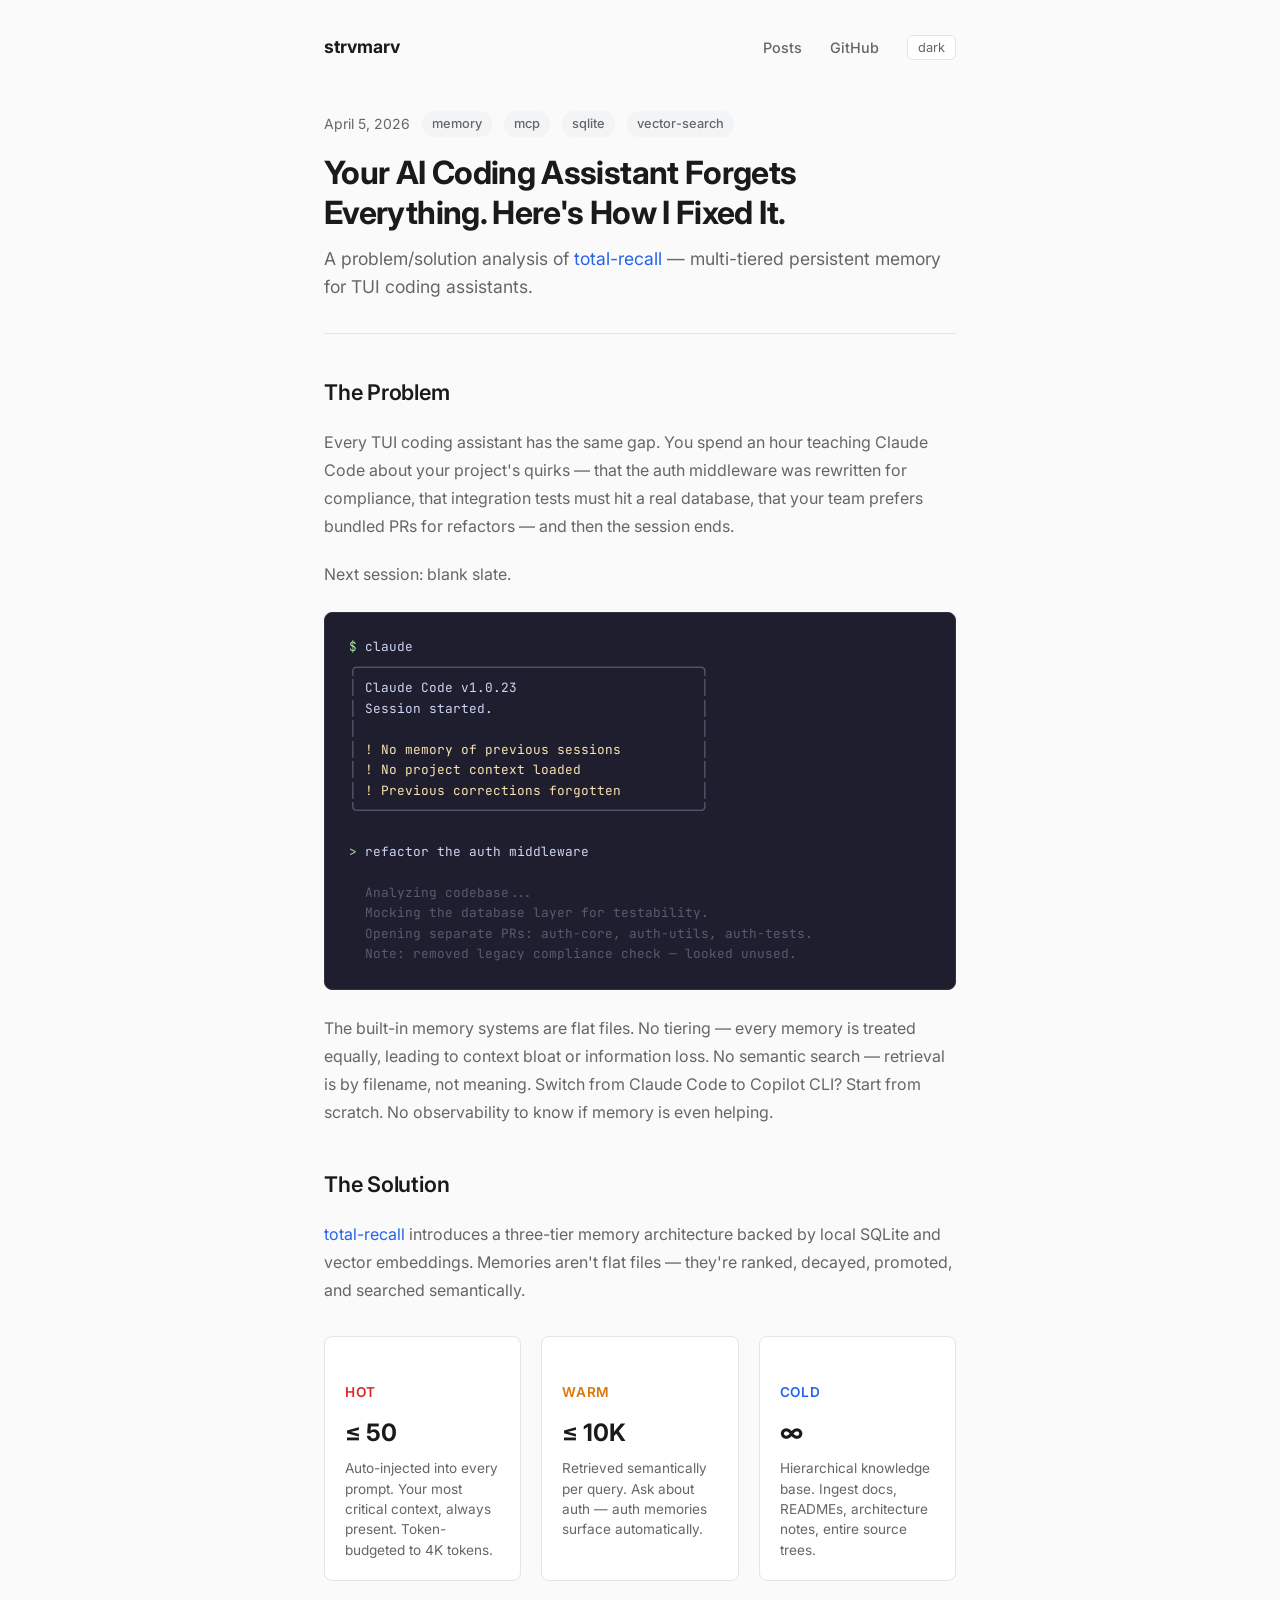
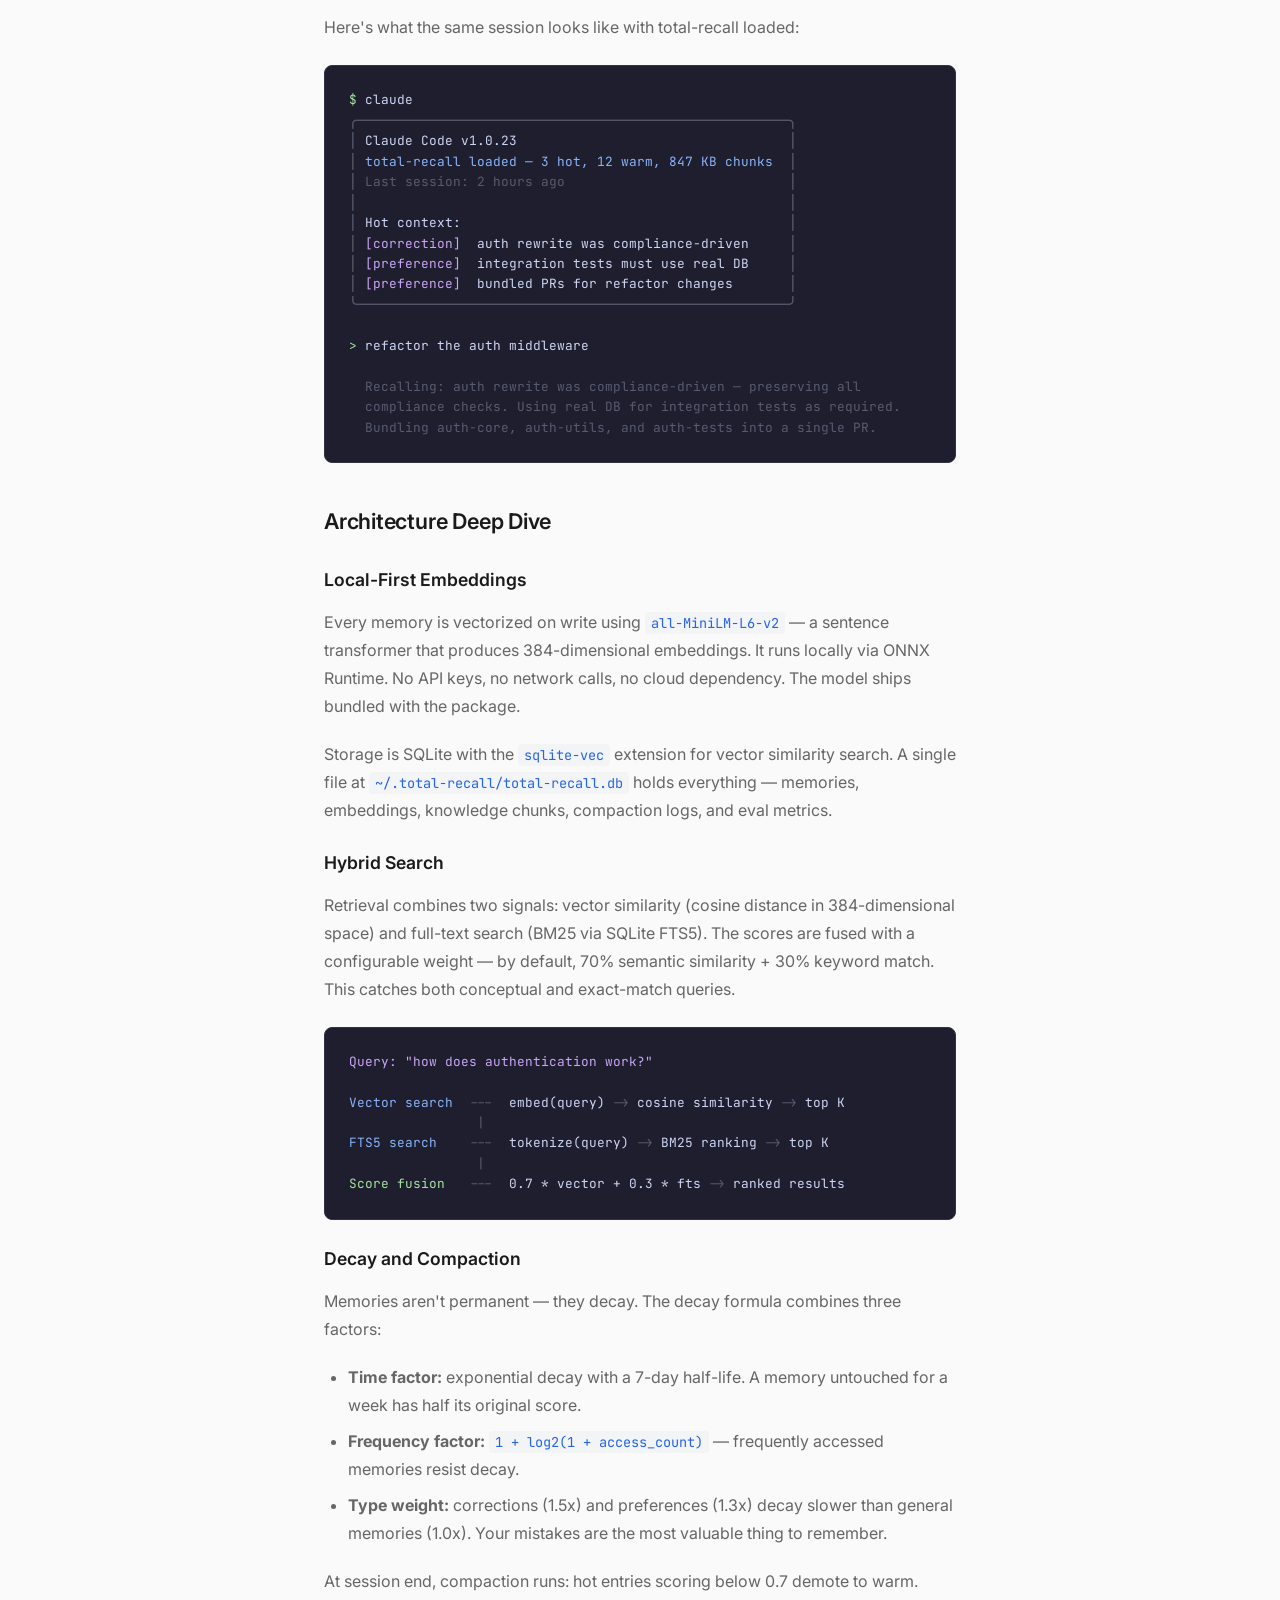
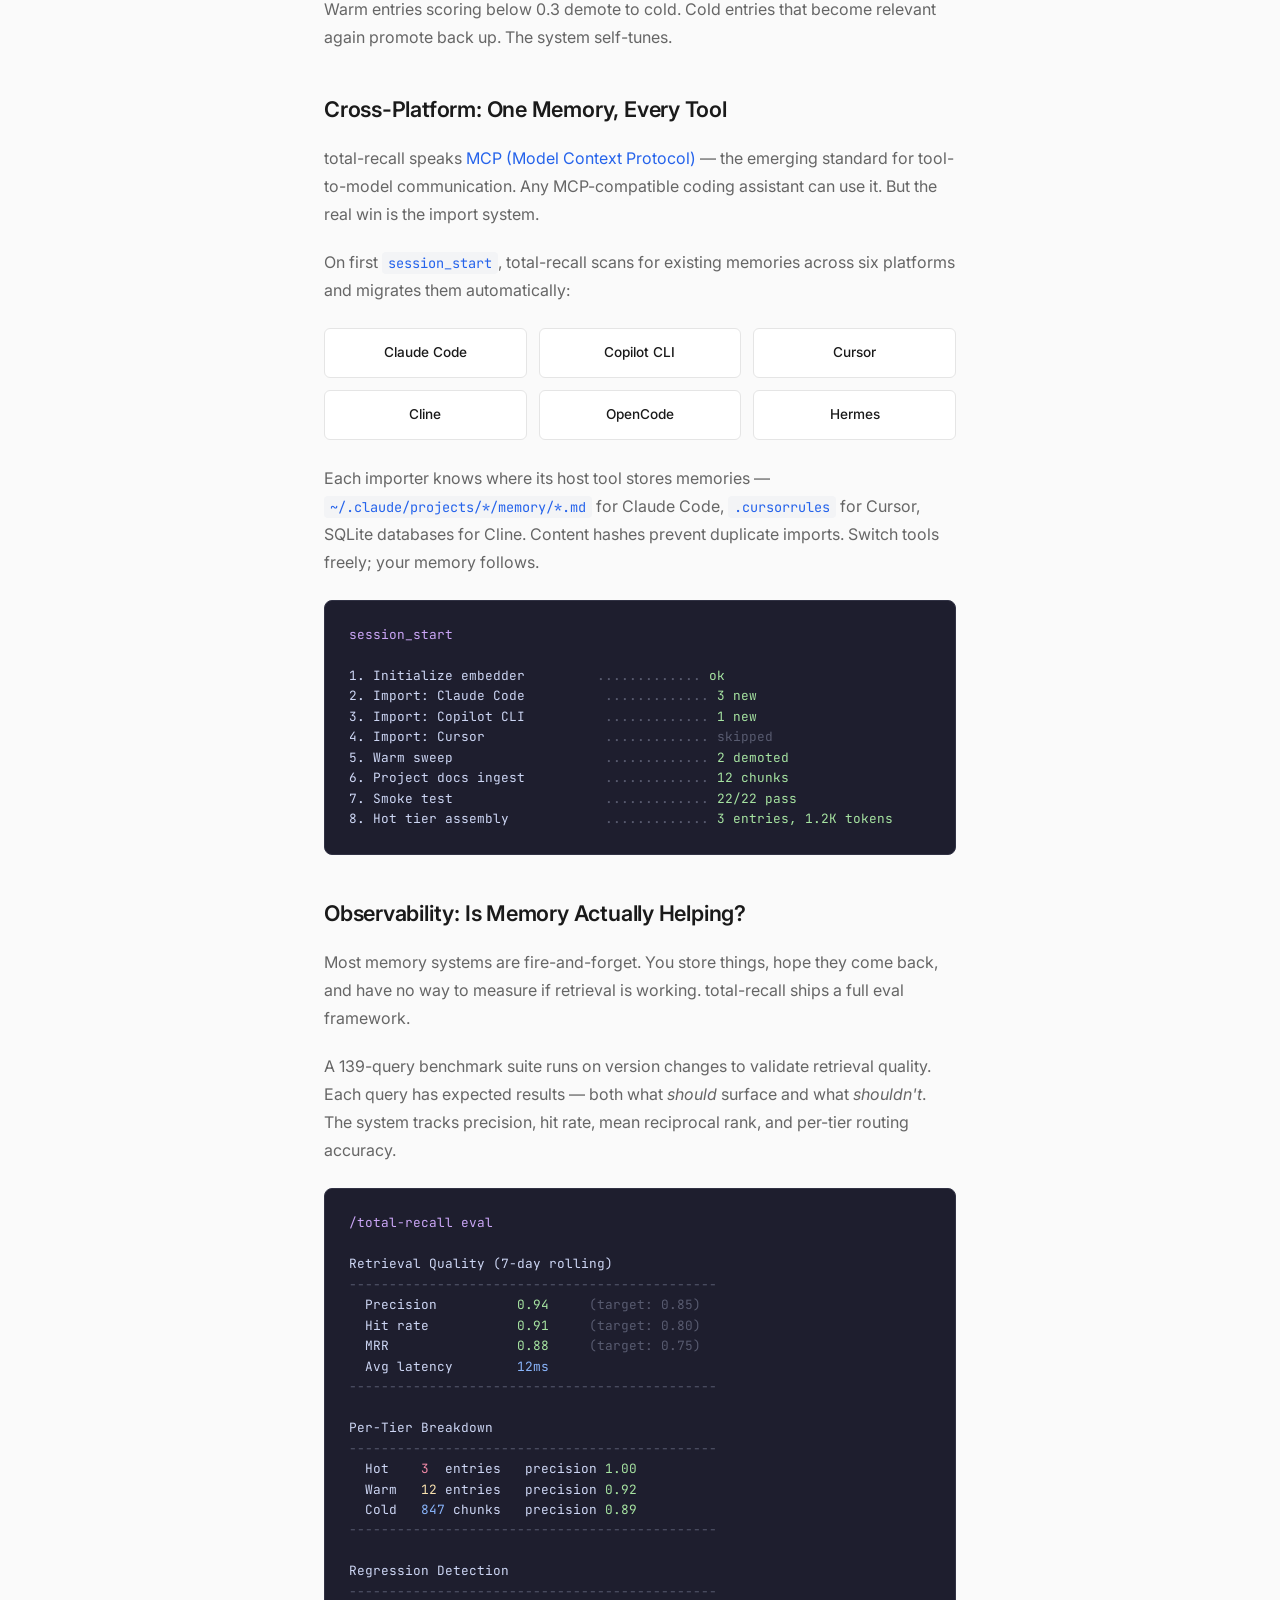
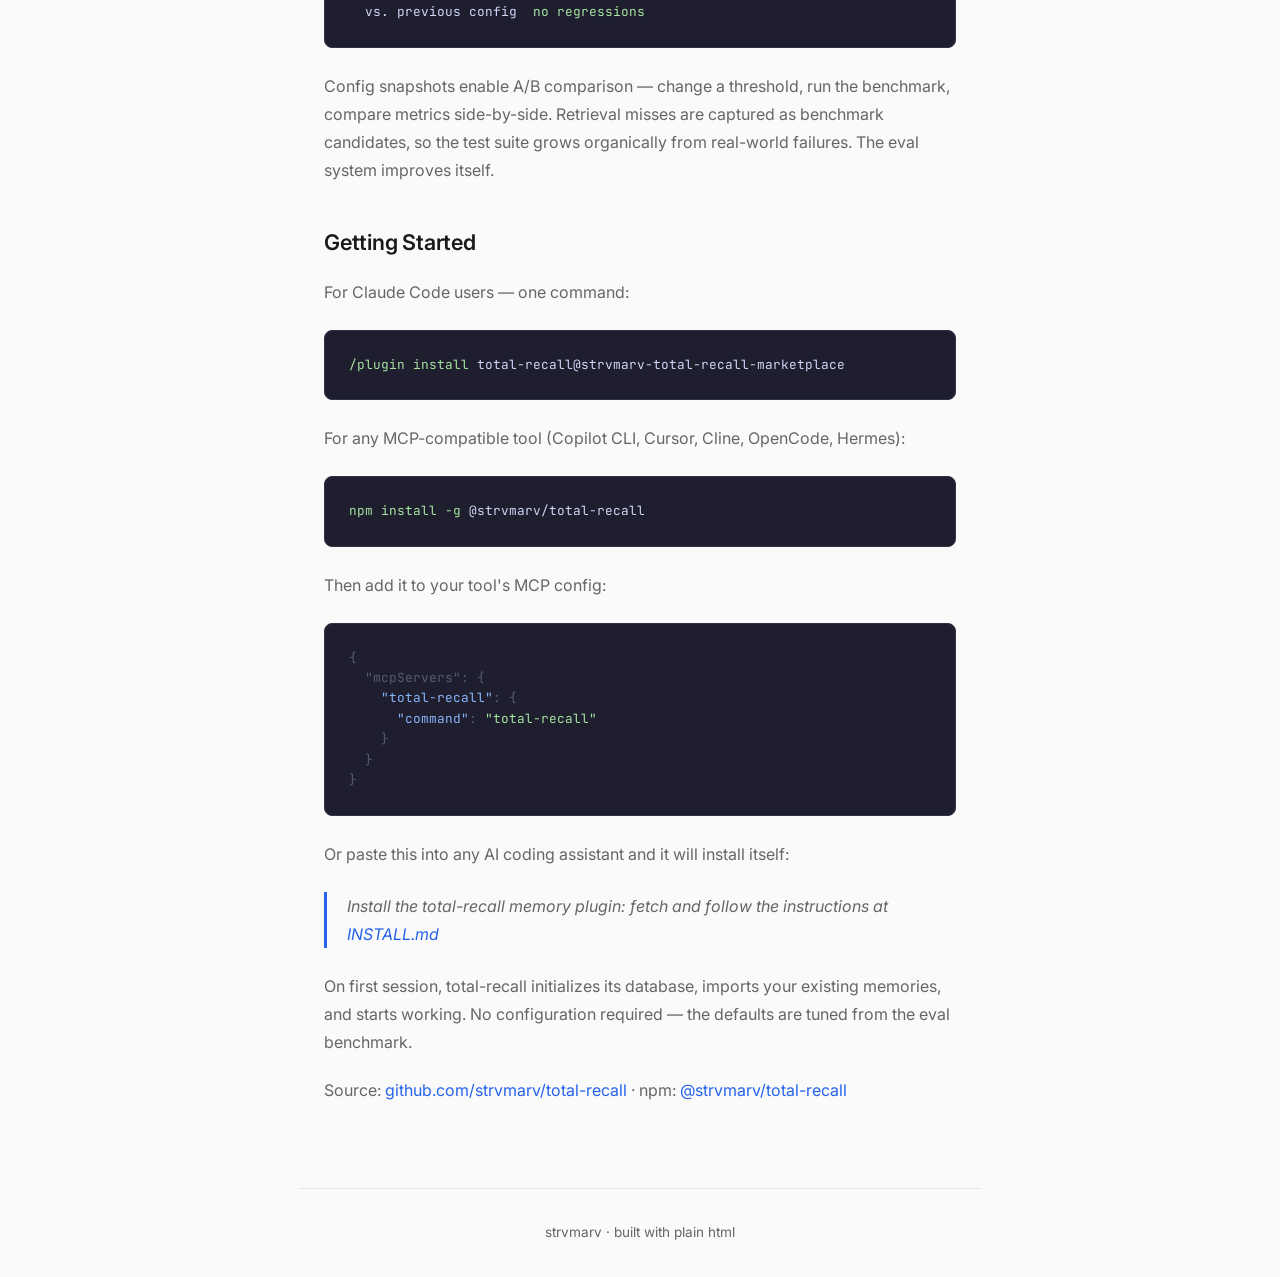
<file: posts/2026-04-05-total-recall/index.html>
<!DOCTYPE html>
<html lang="en">
<head>
  <meta charset="UTF-8">
  <meta name="viewport" content="width=device-width, initial-scale=1.0">
  <title>Your AI Coding Assistant Forgets Everything — strvmarv</title>
  <meta name="description" content="A problem/solution analysis of total-recall — multi-tiered persistent memory for TUI coding assistants.">
  <link rel="icon" href="../../favicon.svg" type="image/svg+xml">
  <link rel="stylesheet" href="../../style.css">
  <script src="../../theme.js"></script>
</head>
<body>

<header>
  <a href="/" class="logo">strvmarv</a>
  <nav>
    <a href="/">Posts</a>
    <a href="https://github.com/strvmarv">GitHub</a>
    <button class="theme-toggle">dark</button>
  </nav>
</header>

<div class="container">
  <div class="post-meta">
    <span>April 5, 2026</span>
    <span class="tag">memory</span>
    <span class="tag">mcp</span>
    <span class="tag">sqlite</span>
    <span class="tag">vector-search</span>
  </div>

  <h1>Your AI Coding Assistant Forgets Everything. Here's How I Fixed It.</h1>
  <p class="subtitle">A problem/solution analysis of <a href="https://github.com/strvmarv/total-recall">total-recall</a> — multi-tiered persistent memory for TUI coding assistants.</p>

  <h2>The Problem</h2>

  <p>Every TUI coding assistant has the same gap. You spend an hour teaching Claude Code about your project's quirks — that the auth middleware was rewritten for compliance, that integration tests must hit a real database, that your team prefers bundled PRs for refactors — and then the session ends.</p>

  <p>Next session: blank slate.</p>

<pre class="tui-block"><span class="prompt">$</span> claude
<span class="dim">╭───────────────────────────────────────────╮</span>
<span class="dim">│</span> <span class="bright">Claude Code v1.0.23</span>                       <span class="dim">│</span>
<span class="dim">│</span> Session started.                          <span class="dim">│</span>
<span class="dim">│</span>                                           <span class="dim">│</span>
<span class="dim">│</span> <span class="warn">! No memory of previous sessions</span>          <span class="dim">│</span>
<span class="dim">│</span> <span class="warn">! No project context loaded</span>               <span class="dim">│</span>
<span class="dim">│</span> <span class="warn">! Previous corrections forgotten</span>          <span class="dim">│</span>
<span class="dim">╰───────────────────────────────────────────╯</span>

<span class="prompt">&gt;</span> refactor the auth middleware

<span class="dim">  Analyzing codebase...
  Mocking the database layer for testability.
  Opening separate PRs: auth-core, auth-utils, auth-tests.
  Note: removed legacy compliance check — looked unused.</span>
</pre>

  <p>The built-in memory systems are flat files. No tiering — every memory is treated equally, leading to context bloat or information loss. No semantic search — retrieval is by filename, not meaning. Switch from Claude Code to Copilot CLI? Start from scratch. No observability to know if memory is even helping.</p>

  <h2>The Solution</h2>

  <p><a href="https://github.com/strvmarv/total-recall">total-recall</a> introduces a three-tier memory architecture backed by local SQLite and vector embeddings. Memories aren't flat files — they're ranked, decayed, promoted, and searched semantically.</p>

  <div class="tier-diagram">
    <div class="tier-card hot">
      <h3>Hot</h3>
      <div class="limit">&le; 50</div>
      <p>Auto-injected into every prompt. Your most critical context, always present. Token-budgeted to 4K tokens.</p>
    </div>
    <div class="tier-card warm">
      <h3>Warm</h3>
      <div class="limit">&le; 10K</div>
      <p>Retrieved semantically per query. Ask about auth — auth memories surface automatically.</p>
    </div>
    <div class="tier-card cold">
      <h3>Cold</h3>
      <div class="limit">&infin;</div>
      <p>Hierarchical knowledge base. Ingest docs, READMEs, architecture notes, entire source trees.</p>
    </div>
  </div>

  <p>Here's what the same session looks like with total-recall loaded:</p>

<pre class="tui-block"><span class="prompt">$</span> claude
<span class="dim">╭──────────────────────────────────────────────────────╮</span>
<span class="dim">│</span> <span class="bright">Claude Code v1.0.23</span>                                  <span class="dim">│</span>
<span class="dim">│</span> <span class="info">total-recall loaded — 3 hot, 12 warm, 847 KB chunks</span>  <span class="dim">│</span>
<span class="dim">│</span> <span class="dim">Last session: 2 hours ago</span>                            <span class="dim">│</span>
<span class="dim">│</span>                                                      <span class="dim">│</span>
<span class="dim">│</span> <span class="bright">Hot context:</span>                                         <span class="dim">│</span>
<span class="dim">│</span> <span class="accent">[correction]</span>  auth rewrite was compliance-driven     <span class="dim">│</span>
<span class="dim">│</span> <span class="accent">[preference]</span>  integration tests must use real DB     <span class="dim">│</span>
<span class="dim">│</span> <span class="accent">[preference]</span>  bundled PRs for refactor changes       <span class="dim">│</span>
<span class="dim">╰──────────────────────────────────────────────────────╯</span>

<span class="prompt">&gt;</span> refactor the auth middleware

<span class="dim">  Recalling: auth rewrite was compliance-driven — preserving all
  compliance checks. Using real DB for integration tests as required.
  Bundling auth-core, auth-utils, and auth-tests into a single PR.</span>
</pre>

  <h2>Architecture Deep Dive</h2>

  <h3>Local-First Embeddings</h3>

  <p>Every memory is vectorized on write using <code>all-MiniLM-L6-v2</code> — a sentence transformer that produces 384-dimensional embeddings. It runs locally via ONNX Runtime. No API keys, no network calls, no cloud dependency. The model ships bundled with the package.</p>

  <p>Storage is SQLite with the <code>sqlite-vec</code> extension for vector similarity search. A single file at <code>~/.total-recall/total-recall.db</code> holds everything — memories, embeddings, knowledge chunks, compaction logs, and eval metrics.</p>

  <h3>Hybrid Search</h3>

  <p>Retrieval combines two signals: vector similarity (cosine distance in 384-dimensional space) and full-text search (BM25 via SQLite FTS5). The scores are fused with a configurable weight — by default, 70% semantic similarity + 30% keyword match. This catches both conceptual and exact-match queries.</p>

<pre class="tui-block"><span class="accent">Query: "how does authentication work?"</span>

<span class="info">Vector search</span>  <span class="dim">---</span>  embed(query) <span class="dim">-></span> cosine similarity <span class="dim">-></span> top K
                <span class="dim">|</span>
<span class="info">FTS5 search</span>    <span class="dim">---</span>  tokenize(query) <span class="dim">-></span> BM25 ranking <span class="dim">-></span> top K
                <span class="dim">|</span>
<span class="prompt">Score fusion</span>   <span class="dim">---</span>  0.7 * vector + 0.3 * fts <span class="dim">-></span> ranked results
</pre>

  <h3>Decay and Compaction</h3>

  <p>Memories aren't permanent — they decay. The decay formula combines three factors:</p>

  <ul>
    <li><strong>Time factor:</strong> exponential decay with a 7-day half-life. A memory untouched for a week has half its original score.</li>
    <li><strong>Frequency factor:</strong> <code>1 + log2(1 + access_count)</code> — frequently accessed memories resist decay.</li>
    <li><strong>Type weight:</strong> corrections (1.5x) and preferences (1.3x) decay slower than general memories (1.0x). Your mistakes are the most valuable thing to remember.</li>
  </ul>

  <p>At session end, compaction runs: hot entries scoring below 0.7 demote to warm. Warm entries scoring below 0.3 demote to cold. Cold entries that become relevant again promote back up. The system self-tunes.</p>

  <h2>Cross-Platform: One Memory, Every Tool</h2>

  <p>total-recall speaks <a href="https://modelcontextprotocol.io/">MCP (Model Context Protocol)</a> — the emerging standard for tool-to-model communication. Any MCP-compatible coding assistant can use it. But the real win is the import system.</p>

  <p>On first <code>session_start</code>, total-recall scans for existing memories across six platforms and migrates them automatically:</p>

  <div class="platform-grid">
    <div class="platform-badge">Claude Code</div>
    <div class="platform-badge">Copilot CLI</div>
    <div class="platform-badge">Cursor</div>
    <div class="platform-badge">Cline</div>
    <div class="platform-badge">OpenCode</div>
    <div class="platform-badge">Hermes</div>
  </div>

  <p>Each importer knows where its host tool stores memories — <code>~/.claude/projects/*/memory/*.md</code> for Claude Code, <code>.cursorrules</code> for Cursor, SQLite databases for Cline. Content hashes prevent duplicate imports. Switch tools freely; your memory follows.</p>

<pre class="tui-block"><span class="accent">session_start</span>

1. Initialize embedder         <span class="dim">.............</span> <span class="prompt">ok</span>
2. Import: Claude Code          <span class="dim">.............</span> <span class="prompt">3 new</span>
3. Import: Copilot CLI          <span class="dim">.............</span> <span class="prompt">1 new</span>
4. Import: Cursor               <span class="dim">.............</span> <span class="dim">skipped</span>
5. Warm sweep                   <span class="dim">.............</span> <span class="prompt">2 demoted</span>
6. Project docs ingest          <span class="dim">.............</span> <span class="prompt">12 chunks</span>
7. Smoke test                   <span class="dim">.............</span> <span class="prompt">22/22 pass</span>
8. Hot tier assembly            <span class="dim">.............</span> <span class="prompt">3 entries, 1.2K tokens</span>
</pre>

  <h2>Observability: Is Memory Actually Helping?</h2>

  <p>Most memory systems are fire-and-forget. You store things, hope they come back, and have no way to measure if retrieval is working. total-recall ships a full eval framework.</p>

  <p>A 139-query benchmark suite runs on version changes to validate retrieval quality. Each query has expected results — both what <em>should</em> surface and what <em>shouldn't</em>. The system tracks precision, hit rate, mean reciprocal rank, and per-tier routing accuracy.</p>

<pre class="tui-block"><span class="accent">/total-recall eval</span>

<span class="bright">Retrieval Quality (7-day rolling)</span>
<span class="dim">----------------------------------------------</span>
  Precision          <span class="prompt">0.94</span>     <span class="dim">(target: 0.85)</span>
  Hit rate           <span class="prompt">0.91</span>     <span class="dim">(target: 0.80)</span>
  MRR                <span class="prompt">0.88</span>     <span class="dim">(target: 0.75)</span>
  Avg latency        <span class="info">12ms</span>
<span class="dim">----------------------------------------------</span>

<span class="bright">Per-Tier Breakdown</span>
<span class="dim">----------------------------------------------</span>
  Hot    <span class="err">3</span>  entries   precision <span class="prompt">1.00</span>
  Warm   <span class="warn">12</span> entries   precision <span class="prompt">0.92</span>
  Cold   <span class="info">847</span> chunks   precision <span class="prompt">0.89</span>
<span class="dim">----------------------------------------------</span>

<span class="bright">Regression Detection</span>
<span class="dim">----------------------------------------------</span>
  vs. previous config  <span class="prompt">no regressions</span>
</pre>

  <p>Config snapshots enable A/B comparison — change a threshold, run the benchmark, compare metrics side-by-side. Retrieval misses are captured as benchmark candidates, so the test suite grows organically from real-world failures. The eval system improves itself.</p>

  <h2>Getting Started</h2>

  <p>For Claude Code users — one command:</p>

<pre class="tui-block"><span class="prompt">/plugin install</span> <span class="bright">total-recall@strvmarv-total-recall-marketplace</span>
</pre>

  <p>For any MCP-compatible tool (Copilot CLI, Cursor, Cline, OpenCode, Hermes):</p>

<pre class="tui-block"><span class="prompt">npm install -g</span> <span class="bright">@strvmarv/total-recall</span>
</pre>

  <p>Then add it to your tool's MCP config:</p>

<pre class="tui-block"><span class="dim">{</span>
  <span class="dim">"mcpServers"</span><span class="dim">:</span> <span class="dim">{</span>
    <span class="info">"total-recall"</span><span class="dim">:</span> <span class="dim">{</span>
      <span class="info">"command"</span><span class="dim">:</span> <span class="prompt">"total-recall"</span>
    <span class="dim">}</span>
  <span class="dim">}</span>
<span class="dim">}</span>
</pre>

  <p>Or paste this into any AI coding assistant and it will install itself:</p>

  <blockquote>Install the total-recall memory plugin: fetch and follow the instructions at <a href="https://raw.githubusercontent.com/strvmarv/total-recall/main/INSTALL.md">INSTALL.md</a></blockquote>

  <p>On first session, total-recall initializes its database, imports your existing memories, and starts working. No configuration required — the defaults are tuned from the eval benchmark.</p>

  <p>Source: <a href="https://github.com/strvmarv/total-recall">github.com/strvmarv/total-recall</a> &middot; npm: <a href="https://www.npmjs.com/package/@strvmarv/total-recall">@strvmarv/total-recall</a></p>

</div>

<footer>
  <a href="https://github.com/strvmarv">strvmarv</a> &middot; built with plain html
</footer>

</body>
</html>
</file>
<file: style.css>
@import url('https://fonts.googleapis.com/css2?family=Inter:wght@400;500;600;700&family=JetBrains+Mono:wght@400;500&display=swap');

*, *::before, *::after { margin: 0; padding: 0; box-sizing: border-box; }

:root {
  --bg: #fafafa;
  --bg-surface: #ffffff;
  --text: #1a1a1a;
  --text-secondary: #666;
  --border: #e5e5e5;
  --accent: #2563eb;
  --code-bg: #f3f4f6;
  --tui-bg: #1e1e2e;
  --tui-border: #313244;
  --tui-text: #cdd6f4;
}

[data-theme="dark"] {
  --bg: #111113;
  --bg-surface: #1a1a1e;
  --text: #e4e4e7;
  --text-secondary: #a1a1aa;
  --border: #27272a;
  --accent: #60a5fa;
  --code-bg: #27272a;
  --tui-bg: #0a0a0c;
  --tui-border: #27272a;
}

body {
  background: var(--bg);
  color: var(--text);
  font-family: 'Inter', -apple-system, BlinkMacSystemFont, sans-serif;
  font-size: 16px;
  line-height: 1.75;
  transition: background 0.2s, color 0.2s;
}

/* Layout */
.container { max-width: 680px; margin: 0 auto; padding: 1rem 1.5rem 4rem; }

/* Header */
header {
  max-width: 680px;
  margin: 0 auto;
  padding: 2rem 1.5rem;
  display: flex;
  justify-content: space-between;
  align-items: center;
}

.logo {
  font-weight: 700;
  font-size: 1.1rem;
  color: var(--text);
  text-decoration: none;
}

nav { display: flex; align-items: center; gap: 0.25rem; }

nav a {
  color: var(--text-secondary);
  text-decoration: none;
  margin-left: 1.5rem;
  font-size: 0.9rem;
  font-weight: 500;
}

nav a:hover { color: var(--accent); }

.theme-toggle {
  background: var(--bg-surface);
  border: 1px solid var(--border);
  color: var(--text-secondary);
  padding: 4px 10px;
  border-radius: 6px;
  cursor: pointer;
  font-size: 0.8rem;
  font-family: inherit;
  margin-left: 1.5rem;
  transition: border-color 0.2s;
}

.theme-toggle:hover { border-color: var(--accent); color: var(--accent); }

/* Footer */
footer {
  max-width: 680px;
  margin: 0 auto;
  border-top: 1px solid var(--border);
  padding: 2rem 1.5rem;
  text-align: center;
  color: var(--text-secondary);
  font-size: 0.85rem;
}

footer a { color: var(--text-secondary); text-decoration: none; }
footer a:hover { color: var(--accent); }

/* Typography */
h1 {
  font-size: 2rem;
  font-weight: 700;
  line-height: 1.25;
  margin-bottom: 0.75rem;
  letter-spacing: -0.02em;
  color: var(--text);
}

h2 {
  font-size: 1.35rem;
  font-weight: 600;
  margin: 2.5rem 0 1rem;
  letter-spacing: -0.01em;
  color: var(--text);
}

h3 {
  font-size: 1.1rem;
  font-weight: 600;
  margin: 1.5rem 0 0.75rem;
  color: var(--text);
}

p { margin-bottom: 1.25rem; color: var(--text-secondary); }

a { color: var(--accent); text-decoration: none; }
a:hover { text-decoration: underline; }

.subtitle {
  color: var(--text-secondary);
  font-size: 1.1rem;
  line-height: 1.6;
  margin-bottom: 2.5rem;
  padding-bottom: 2rem;
  border-bottom: 1px solid var(--border);
}

blockquote {
  border-left: 3px solid var(--accent);
  padding-left: 1.25rem;
  color: var(--text-secondary);
  margin: 1.5rem 0;
  font-style: italic;
}

code {
  background: var(--code-bg);
  color: var(--accent);
  padding: 2px 6px;
  border-radius: 4px;
  font-family: 'JetBrains Mono', monospace;
  font-size: 0.85em;
}

ul, ol { margin: 0 0 1.25rem 1.5rem; color: var(--text-secondary); }
li { margin-bottom: 0.5rem; }

/* Post meta */
.post-meta {
  color: var(--text-secondary);
  font-size: 0.875rem;
  margin-bottom: 1rem;
  display: flex;
  align-items: center;
  gap: 0.75rem;
  flex-wrap: wrap;
}

.tag {
  background: var(--code-bg);
  color: var(--text-secondary);
  padding: 2px 10px;
  border-radius: 12px;
  font-size: 0.8rem;
  font-weight: 500;
}

/* TUI blocks */
.tui-block {
  background: var(--tui-bg);
  border: 1px solid var(--tui-border);
  border-radius: 8px;
  padding: 1.5rem;
  margin: 1.5rem 0;
  overflow-x: auto;
  font-family: 'JetBrains Mono', monospace;
  font-size: 0.8rem;
  line-height: 1.6;
  color: var(--tui-text);
  white-space: pre;
}

.tui-block .prompt { color: #a6e3a1; }
.tui-block .dim    { color: #585b70; }
.tui-block .info   { color: #89b4fa; }
.tui-block .warn   { color: #f9e2af; }
.tui-block .bright  { color: #cdd6f4; }
.tui-block .err    { color: #f38ba8; }
.tui-block .accent { color: #cba6f7; }

/* Tier cards */
.tier-diagram {
  display: flex;
  gap: 1.25rem;
  margin: 2rem 0;
}

.tier-card {
  flex: 1;
  border: 1px solid var(--border);
  border-radius: 8px;
  padding: 1.25rem;
  background: var(--bg-surface);
}

.tier-card h3 {
  font-size: 0.85rem;
  text-transform: uppercase;
  letter-spacing: 0.05em;
  margin-bottom: 0.5rem;
  font-weight: 600;
}

.tier-card.hot h3  { color: #dc2626; }
.tier-card.warm h3 { color: #d97706; }
.tier-card.cold h3 { color: #2563eb; }

[data-theme="dark"] .tier-card.hot h3  { color: #f87171; }
[data-theme="dark"] .tier-card.warm h3 { color: #fbbf24; }
[data-theme="dark"] .tier-card.cold h3 { color: #60a5fa; }

.tier-card .limit {
  font-size: 1.5rem;
  font-weight: 700;
  color: var(--text);
  margin-bottom: 0.25rem;
}

.tier-card p {
  color: var(--text-secondary);
  font-size: 0.85rem;
  margin: 0;
  line-height: 1.5;
}

/* Post listing */
.post-list { list-style: none; padding: 0; margin: 2rem 0 0; }

.post-item {
  border-bottom: 1px solid var(--border);
  padding: 1.5rem 0;
}

.post-item:first-child { border-top: 1px solid var(--border); }

.post-item a {
  text-decoration: none;
  color: var(--text);
  font-size: 1.2rem;
  font-weight: 600;
  display: block;
  margin-bottom: 0.5rem;
}

.post-item a:hover { color: var(--accent); }

.post-item .excerpt {
  color: var(--text-secondary);
  font-size: 0.95rem;
  line-height: 1.6;
  margin-bottom: 0.5rem;
}

.post-item .post-meta { margin-bottom: 0; }

/* Flow diagrams (stylized TUI) */
.flow-diagram {
  background: var(--tui-bg);
  border: 1px solid var(--tui-border);
  border-radius: 8px;
  padding: 2rem;
  margin: 1.5rem 0;
  overflow-x: auto;
  font-family: 'JetBrains Mono', monospace;
  font-size: 0.75rem;
  line-height: 1.5;
  color: var(--tui-text);
  white-space: pre;
  text-align: center;
}

/* Platform grid */
.platform-grid {
  display: grid;
  grid-template-columns: repeat(3, 1fr);
  gap: 0.75rem;
  margin: 1.5rem 0;
}

.platform-badge {
  background: var(--bg-surface);
  border: 1px solid var(--border);
  border-radius: 6px;
  padding: 0.75rem;
  text-align: center;
  font-size: 0.85rem;
  font-weight: 500;
  color: var(--text);
}

/* Responsive */
@media (max-width: 640px) {
  h1 { font-size: 1.5rem; }
  .tier-diagram { flex-direction: column; }
  .platform-grid { grid-template-columns: repeat(2, 1fr); }
  header { flex-wrap: wrap; gap: 1rem; }
  .tui-block, .flow-diagram { font-size: 0.7rem; padding: 1rem; }
}
</file>
